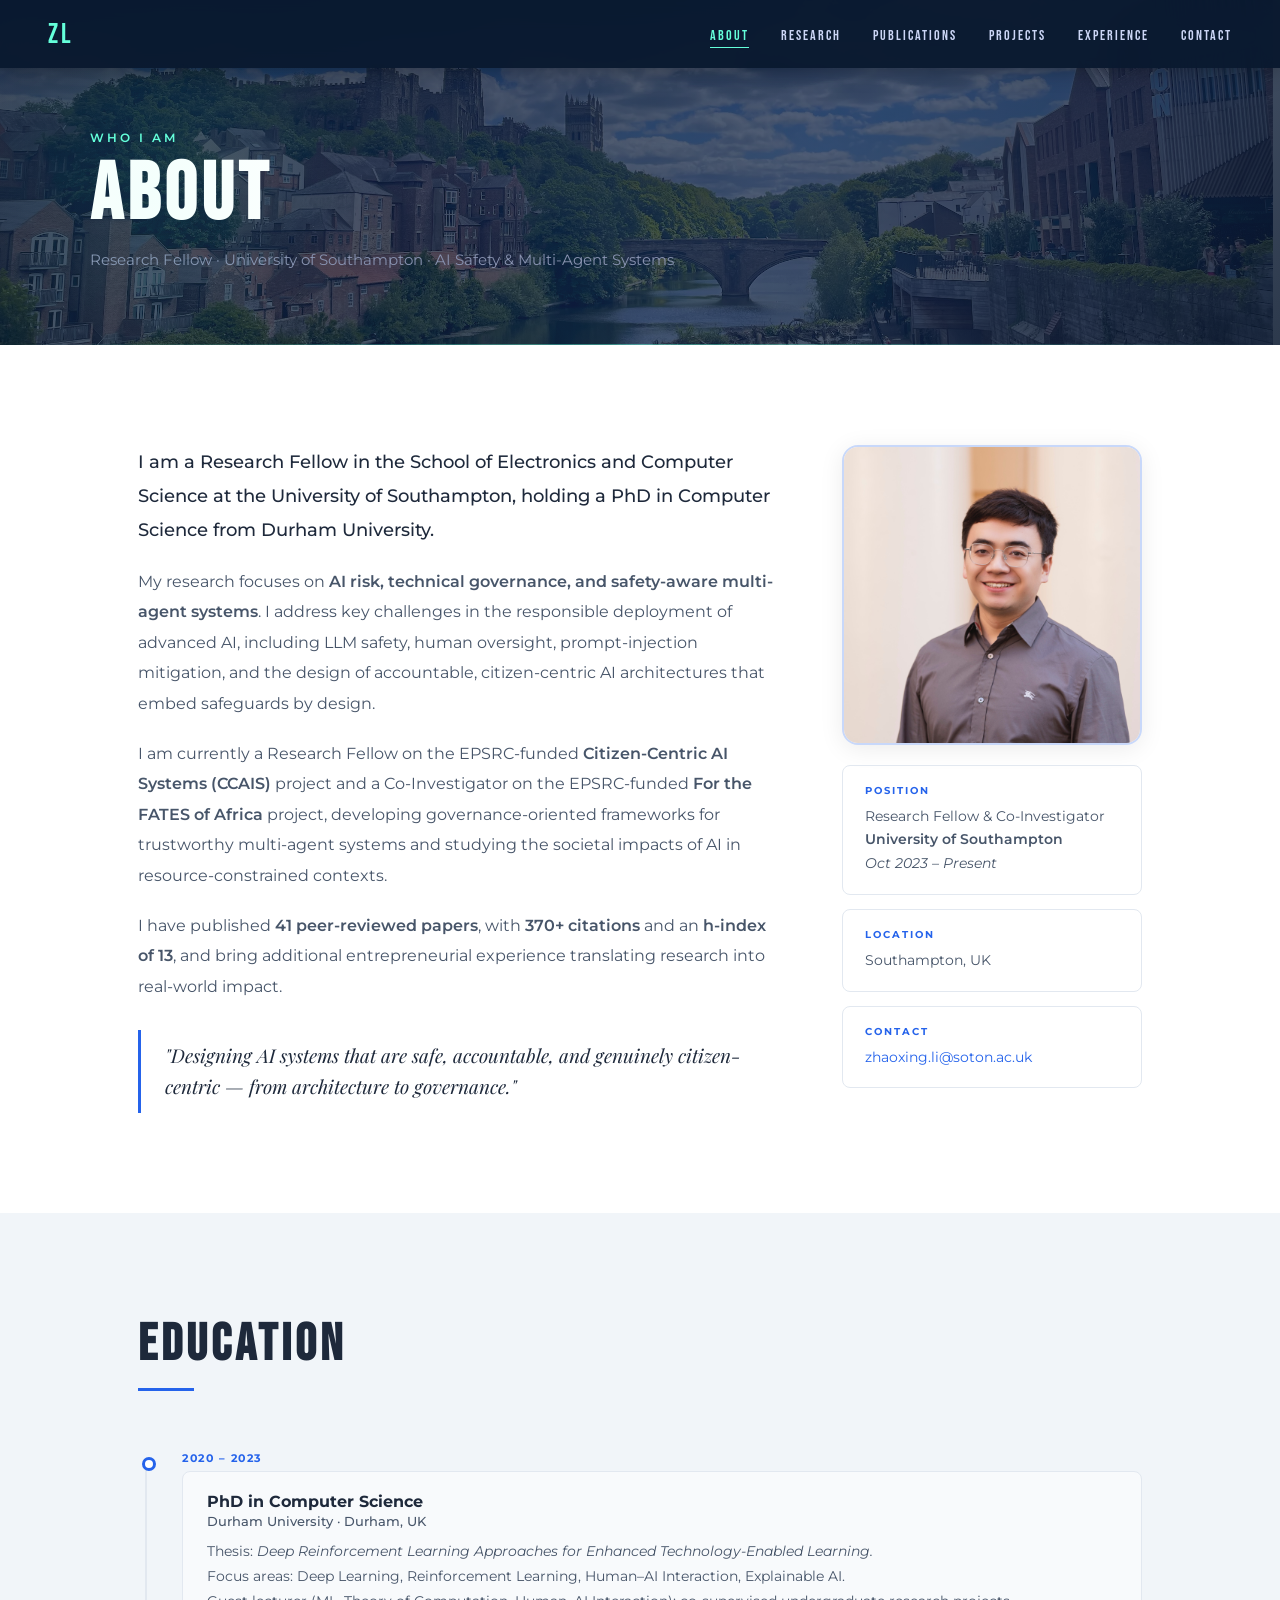
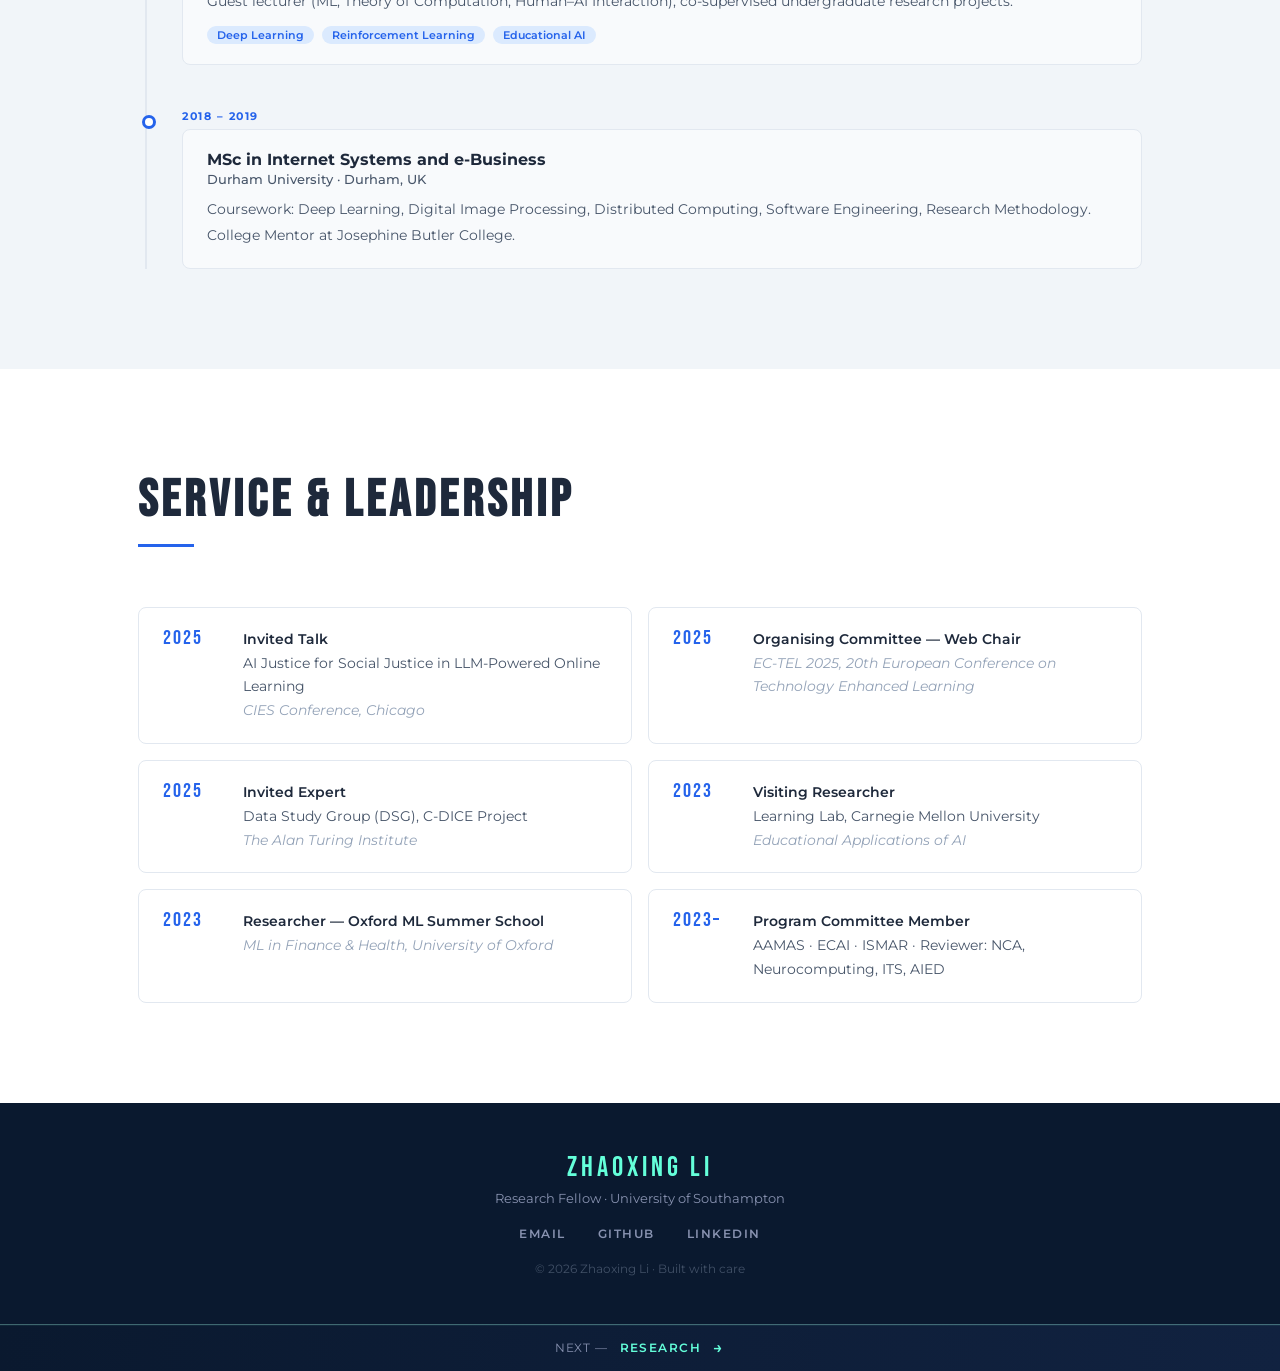
<file: about.html>
<!DOCTYPE html>
<html lang="en">
<head>
  <meta charset="UTF-8">
  <meta name="viewport" content="width=device-width, initial-scale=1.0">
  <title>About Zhaoxing Li | AI Safety Researcher · University of Southampton</title>
  <meta name="description" content="About Zhaoxing Li — Research Fellow at the University of Southampton specialising in AI safety, technical governance, and citizen-centric multi-agent systems.">
  <meta name="author" content="Zhaoxing Li">
  <meta name="robots" content="index, follow">
  <link rel="canonical" href="https://zhaoxing-li.github.io/about.html">
  <link rel="icon" type="image/svg+xml" href="/favicon.svg">
  <meta property="og:type" content="profile">
  <meta property="og:site_name" content="Zhaoxing Li">
  <meta property="og:title" content="About Zhaoxing Li | AI Safety Researcher">
  <meta property="og:description" content="Research Fellow at the University of Southampton specialising in AI safety, technical governance, and citizen-centric multi-agent systems.">
  <meta property="og:url" content="https://zhaoxing-li.github.io/about.html">
  <meta property="og:image" content="https://zhaoxing-li.github.io/assets/images/profile.jpg">
  <meta property="og:locale" content="en_GB">
  <meta name="twitter:card" content="summary_large_image">
  <meta name="twitter:title" content="About Zhaoxing Li | AI Safety Researcher">
  <meta name="twitter:description" content="Research Fellow at the University of Southampton specialising in AI safety and multi-agent systems.">
  <meta name="twitter:image" content="https://zhaoxing-li.github.io/assets/images/profile.jpg">
  <link rel="preconnect" href="https://fonts.googleapis.com">
  <link rel="preconnect" href="https://fonts.gstatic.com" crossorigin>
  <link href="https://fonts.googleapis.com/css2?family=Bebas+Neue&family=Montserrat:ital,wght@0,300;0,400;0,500;0,600;0,700;1,400&family=Playfair+Display:ital,wght@0,400;0,600;1,400&display=swap" rel="stylesheet">
  <link rel="stylesheet" href="style.css">
</head>
<body>

  <nav id="navbar" class="scrolled">
    <a href="index.html" class="nav-brand">ZL</a>
    <ul class="nav-links" id="nav-links">
      <li><a href="about.html">ABOUT</a></li>
      <li><a href="research.html">RESEARCH</a></li>
      <li><a href="publications.html">PUBLICATIONS</a></li>
      <li><a href="projects.html">PROJECTS</a></li>
      <li><a href="experience.html">EXPERIENCE</a></li>
      <li><a href="contact.html">CONTACT</a></li>
    </ul>
    <button class="hamburger" id="hamburger" aria-label="Menu">
      <span></span><span></span><span></span>
    </button>
  </nav>

  <div class="page-hero ph-about">
    <div class="page-hero-inner">
      <p class="page-hero-label">Who I am</p>
      <h1 class="page-hero-title">ABOUT</h1>
      <p class="page-hero-sub">Research Fellow · University of Southampton · AI Safety & Multi-Agent Systems</p>
    </div>
  </div>

  <!-- Bio -->
  <section class="section-white">
    <div class="container">
      <div class="about-grid">
        <div class="about-main reveal">
          <p class="about-lead">I am a Research Fellow in the School of Electronics and Computer Science at the University of Southampton, holding a PhD in Computer Science from Durham University.</p>
          <p>My research focuses on <strong>AI risk, technical governance, and safety-aware multi-agent systems</strong>. I address key challenges in the responsible deployment of advanced AI, including LLM safety, human oversight, prompt-injection mitigation, and the design of accountable, citizen-centric AI architectures that embed safeguards by design.</p>
          <p>I am currently a Research Fellow on the EPSRC-funded <strong>Citizen-Centric AI Systems (CCAIS)</strong> project and a Co-Investigator on the EPSRC-funded <strong>For the FATES of Africa</strong> project, developing governance-oriented frameworks for trustworthy multi-agent systems and studying the societal impacts of AI in resource-constrained contexts.</p>
          <p>I have published <strong>41 peer-reviewed papers</strong>, with <strong>370+ citations</strong> and an <strong>h-index of 13</strong>, and bring additional entrepreneurial experience translating research into real-world impact.</p>
          <blockquote class="pull-quote">"Designing AI systems that are safe, accountable, and genuinely citizen-centric — from architecture to governance."</blockquote>
        </div>
        <div class="about-sidebar reveal">
          <div class="about-photo-sm">
            <img src="assets/images/profile.jpg" alt="Zhaoxing Li">
          </div>
          <div class="info-card">
            <div class="info-card-label">POSITION</div>
            <p>Research Fellow & Co-Investigator<br><strong>University of Southampton</strong><br><em>Oct 2023 – Present</em></p>
          </div>
          <div class="info-card">
            <div class="info-card-label">LOCATION</div>
            <p>Southampton, UK</p>
          </div>
          <div class="info-card">
            <div class="info-card-label">CONTACT</div>
            <p><a href="mailto:zhaoxing.li@soton.ac.uk" style="color:var(--blue)">zhaoxing.li@soton.ac.uk</a></p>
          </div>
        </div>
      </div>
    </div>
  </section>

  <!-- Education -->
  <section class="section-light-gray">
    <div class="container">
      <h2 class="section-heading reveal">EDUCATION</h2>
      <div class="timeline">
        <div class="tl-item reveal" style="--delay:0ms">
          <div class="tl-dot"></div>
          <div class="tl-date">2020 – 2023</div>
          <div class="tl-body">
            <h3>PhD in Computer Science</h3>
            <h4>Durham University · Durham, UK</h4>
            <p>Thesis: <em>Deep Reinforcement Learning Approaches for Enhanced Technology-Enabled Learning.</em><br>Focus areas: Deep Learning, Reinforcement Learning, Human–AI Interaction, Explainable AI.<br>Guest lecturer (ML, Theory of Computation, Human–AI Interaction); co-supervised undergraduate research projects.</p>
            <div class="tl-tags"><span>Deep Learning</span><span>Reinforcement Learning</span><span>Educational AI</span></div>
          </div>
        </div>
        <div class="tl-item reveal" style="--delay:100ms">
          <div class="tl-dot"></div>
          <div class="tl-date">2018 – 2019</div>
          <div class="tl-body">
            <h3>MSc in Internet Systems and e-Business</h3>
            <h4>Durham University · Durham, UK</h4>
            <p>Coursework: Deep Learning, Digital Image Processing, Distributed Computing, Software Engineering, Research Methodology.<br>College Mentor at Josephine Butler College.</p>
          </div>
        </div>

      </div>
    </div>
  </section>

  <!-- Service -->
  <section class="section-white">
    <div class="container">
      <h2 class="section-heading reveal">SERVICE & LEADERSHIP</h2>
      <div class="awards-grid">
        <div class="award-card reveal" style="--delay:0ms">
          <span class="award-year" style="font-size:20px;min-width:60px">2025</span>
          <div class="award-info"><strong>Invited Talk</strong><br>AI Justice for Social Justice in LLM-Powered Online Learning<br><em>CIES Conference, Chicago</em></div>
        </div>
        <div class="award-card reveal" style="--delay:50ms">
          <span class="award-year" style="font-size:20px;min-width:60px">2025</span>
          <div class="award-info"><strong>Organising Committee — Web Chair</strong><br><em>EC-TEL 2025, 20th European Conference on Technology Enhanced Learning</em></div>
        </div>
        <div class="award-card reveal" style="--delay:100ms">
          <span class="award-year" style="font-size:20px;min-width:60px">2025</span>
          <div class="award-info"><strong>Invited Expert</strong><br>Data Study Group (DSG), C-DICE Project<br><em>The Alan Turing Institute</em></div>
        </div>
        <div class="award-card reveal" style="--delay:150ms">
          <span class="award-year" style="font-size:20px;min-width:60px">2023</span>
          <div class="award-info"><strong>Visiting Researcher</strong><br>Learning Lab, Carnegie Mellon University<br><em>Educational Applications of AI</em></div>
        </div>
        <div class="award-card reveal" style="--delay:200ms">
          <span class="award-year" style="font-size:20px;min-width:60px">2023</span>
          <div class="award-info"><strong>Researcher — Oxford ML Summer School</strong><br><em>ML in Finance & Health, University of Oxford</em></div>
        </div>
        <div class="award-card reveal" style="--delay:250ms">
          <span class="award-year" style="font-size:20px;min-width:60px">2023–</span>
          <div class="award-info"><strong>Program Committee Member</strong><br>AAMAS · ECAI · ISMAR · Reviewer: NCA, Neurocomputing, ITS, AIED</div>
        </div>
      </div>
    </div>
  </section>

  <footer>
    <div class="footer-inner">
      <p class="footer-name">ZHAOXING LI</p>
      <p class="footer-role">Research Fellow · University of Southampton</p>
      <div class="footer-links">
        <a href="mailto:zhaoxing.li@soton.ac.uk">Email</a>
        <a href="https://github.com/Zhaoxing-Li" target="_blank">GitHub</a>
        <a href="https://linkedin.com/in/zhaoxing-li-194032170" target="_blank">LinkedIn</a>
      </div>
      <p class="footer-copy">© 2026 Zhaoxing Li · Built with care</p>
    </div>
  </footer>

  <script src="script.js"></script>
</body>
</html>
</file>
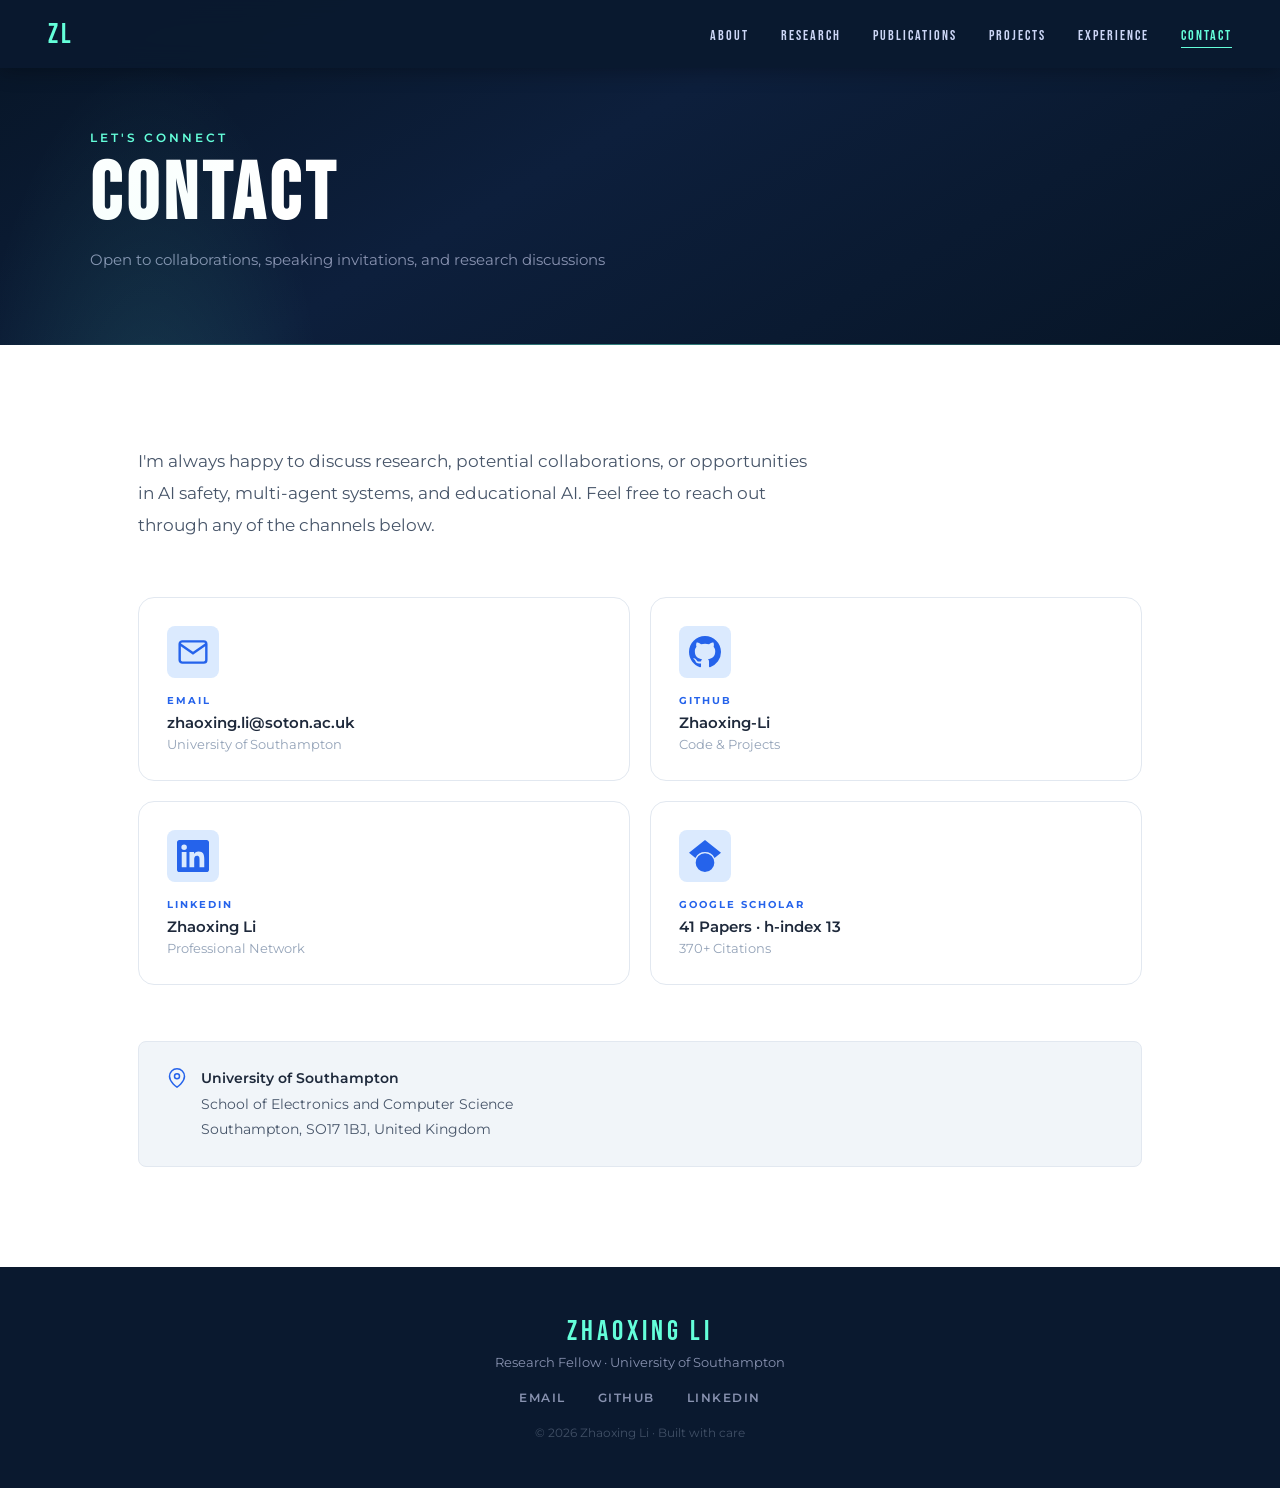
<file: contact.html>
<!DOCTYPE html>
<html lang="en">
<head>
  <meta charset="UTF-8">
  <meta name="viewport" content="width=device-width, initial-scale=1.0">
  <title>Contact | Zhaoxing Li · Research Fellow</title>
  <meta name="description" content="Get in touch with Zhaoxing Li — Research Fellow at the University of Southampton. Email, Google Scholar, LinkedIn, and GitHub.">
  <meta name="author" content="Zhaoxing Li">
  <meta name="robots" content="index, follow">
  <link rel="canonical" href="https://zhaoxing-li.github.io/contact.html">
  <link rel="icon" type="image/svg+xml" href="/favicon.svg">
  <meta property="og:type" content="website">
  <meta property="og:site_name" content="Zhaoxing Li">
  <meta property="og:title" content="Contact | Zhaoxing Li">
  <meta property="og:description" content="Get in touch with Zhaoxing Li — Research Fellow at the University of Southampton.">
  <meta property="og:url" content="https://zhaoxing-li.github.io/contact.html">
  <meta property="og:image" content="https://zhaoxing-li.github.io/assets/images/profile.jpg">
  <meta property="og:locale" content="en_GB">
  <meta name="twitter:card" content="summary_large_image">
  <meta name="twitter:title" content="Contact | Zhaoxing Li">
  <meta name="twitter:description" content="Get in touch with Zhaoxing Li — Research Fellow at the University of Southampton.">
  <meta name="twitter:image" content="https://zhaoxing-li.github.io/assets/images/profile.jpg">
  <link rel="preconnect" href="https://fonts.googleapis.com">
  <link rel="preconnect" href="https://fonts.gstatic.com" crossorigin>
  <link href="https://fonts.googleapis.com/css2?family=Bebas+Neue&family=Montserrat:ital,wght@0,300;0,400;0,500;0,600;0,700;1,400&family=Playfair+Display:ital,wght@0,400;0,600;1,400&display=swap" rel="stylesheet">
  <link rel="stylesheet" href="style.css">
</head>
<body>

  <nav id="navbar" class="scrolled">
    <a href="index.html" class="nav-brand">ZL</a>
    <ul class="nav-links" id="nav-links">
      <li><a href="about.html">ABOUT</a></li>
      <li><a href="research.html">RESEARCH</a></li>
      <li><a href="publications.html">PUBLICATIONS</a></li>
      <li><a href="projects.html">PROJECTS</a></li>
      <li><a href="experience.html">EXPERIENCE</a></li>
      <li><a href="contact.html">CONTACT</a></li>
    </ul>
    <button class="hamburger" id="hamburger" aria-label="Menu">
      <span></span><span></span><span></span>
    </button>
  </nav>

  <div class="page-hero ph-contact">
    <div class="page-hero-inner">
      <p class="page-hero-label">Let's connect</p>
      <h1 class="page-hero-title">CONTACT</h1>
      <p class="page-hero-sub">Open to collaborations, speaking invitations, and research discussions</p>
    </div>
  </div>

  <section class="section-white">
    <div class="container">
      <div class="contact-intro reveal">
        <p>I'm always happy to discuss research, potential collaborations, or opportunities in AI safety, multi-agent systems, and educational AI. Feel free to reach out through any of the channels below.</p>
      </div>

      <div class="contact-grid">

        <a href="mailto:zhaoxing.li@soton.ac.uk" class="contact-card reveal" style="--delay:0ms">
          <div class="contact-icon">
            <svg viewBox="0 0 24 24" fill="none" stroke="currentColor" stroke-width="1.8" width="32" height="32">
              <path d="M4 4h16c1.1 0 2 .9 2 2v12c0 1.1-.9 2-2 2H4c-1.1 0-2-.9-2-2V6c0-1.1.9-2 2-2z"/>
              <polyline points="22,6 12,13 2,6"/>
            </svg>
          </div>
          <div class="contact-label">EMAIL</div>
          <div class="contact-value">zhaoxing.li@soton.ac.uk</div>
          <div class="contact-sub">University of Southampton</div>
        </a>

        <a href="https://github.com/Zhaoxing-Li" target="_blank" class="contact-card reveal" style="--delay:100ms">
          <div class="contact-icon">
            <svg viewBox="0 0 24 24" fill="currentColor" width="32" height="32">
              <path d="M12 0C5.37 0 0 5.37 0 12c0 5.31 3.435 9.795 8.205 11.385.6.105.825-.255.825-.57 0-.285-.015-1.23-.015-2.235-3.015.555-3.795-.735-4.035-1.41-.135-.345-.72-1.41-1.23-1.695-.42-.225-1.02-.78-.015-.795.945-.015 1.62.87 1.845 1.23 1.08 1.815 2.805 1.305 3.495.99.105-.78.42-1.305.765-1.605-2.67-.3-5.46-1.335-5.46-5.925 0-1.305.465-2.385 1.23-3.225-.12-.3-.54-1.53.12-3.18 0 0 1.005-.315 3.3 1.23.96-.27 1.98-.405 3-.405s2.04.135 3 .405c2.295-1.56 3.3-1.23 3.3-1.23.66 1.65.24 2.88.12 3.18.765.84 1.23 1.905 1.23 3.225 0 4.605-2.805 5.625-5.475 5.925.435.375.81 1.095.81 2.22 0 1.605-.015 2.895-.015 3.3 0 .315.225.69.825.57A12.02 12.02 0 0024 12c0-6.63-5.37-12-12-12z"/>
            </svg>
          </div>
          <div class="contact-label">GITHUB</div>
          <div class="contact-value">Zhaoxing-Li</div>
          <div class="contact-sub">Code &amp; Projects</div>
        </a>

        <a href="https://linkedin.com/in/zhaoxing-li-194032170" target="_blank" class="contact-card reveal" style="--delay:200ms">
          <div class="contact-icon">
            <svg viewBox="0 0 24 24" fill="currentColor" width="32" height="32">
              <path d="M20.447 20.452h-3.554v-5.569c0-1.328-.027-3.037-1.852-3.037-1.853 0-2.136 1.445-2.136 2.939v5.667H9.351V9h3.414v1.561h.046c.477-.9 1.637-1.85 3.37-1.85 3.601 0 4.267 2.37 4.267 5.455v6.286zM5.337 7.433a2.062 2.062 0 01-2.063-2.065 2.064 2.064 0 112.063 2.065zm1.782 13.019H3.555V9h3.564v11.452zM22.225 0H1.771C.792 0 0 .774 0 1.729v20.542C0 23.227.792 24 1.771 24h20.451C23.2 24 24 23.227 24 22.271V1.729C24 .774 23.2 0 22.222 0h.003z"/>
            </svg>
          </div>
          <div class="contact-label">LINKEDIN</div>
          <div class="contact-value">Zhaoxing Li</div>
          <div class="contact-sub">Professional Network</div>
        </a>

        <a href="https://scholar.google.com/citations?user=2fqD3zUAAAAJ&hl=en" target="_blank" class="contact-card reveal" style="--delay:300ms">
          <div class="contact-icon">
            <svg viewBox="0 0 24 24" fill="currentColor" width="32" height="32">
              <path d="M12 24a7 7 0 110-14 7 7 0 010 14zm0-24L0 9.5l4.838 3.94A8 8 0 0112 9a8 8 0 017.162 4.44L24 9.5z"/>
            </svg>
          </div>
          <div class="contact-label">GOOGLE SCHOLAR</div>
          <div class="contact-value">41 Papers · h-index 13</div>
          <div class="contact-sub">370+ Citations</div>
        </a>

      </div>

      <div class="contact-location reveal">
        <div class="location-pin">
          <svg viewBox="0 0 24 24" fill="none" stroke="currentColor" stroke-width="1.8" width="20" height="20">
            <path d="M21 10c0 7-9 13-9 13s-9-6-9-13a9 9 0 0118 0z"/>
            <circle cx="12" cy="10" r="3"/>
          </svg>
        </div>
        <div class="location-text">
          <strong>University of Southampton</strong><br>
          School of Electronics and Computer Science<br>
          Southampton, SO17 1BJ, United Kingdom
        </div>
      </div>
    </div>
  </section>

  <footer>
    <div class="footer-inner">
      <p class="footer-name">ZHAOXING LI</p>
      <p class="footer-role">Research Fellow · University of Southampton</p>
      <div class="footer-links">
        <a href="mailto:zhaoxing.li@soton.ac.uk">Email</a>
        <a href="https://github.com/Zhaoxing-Li" target="_blank">GitHub</a>
        <a href="https://linkedin.com/in/zhaoxing-li-194032170" target="_blank">LinkedIn</a>
      </div>
      <p class="footer-copy">© 2026 Zhaoxing Li · Built with care</p>
    </div>
  </footer>
  <script src="script.js"></script>
</body>
</html>
</file>
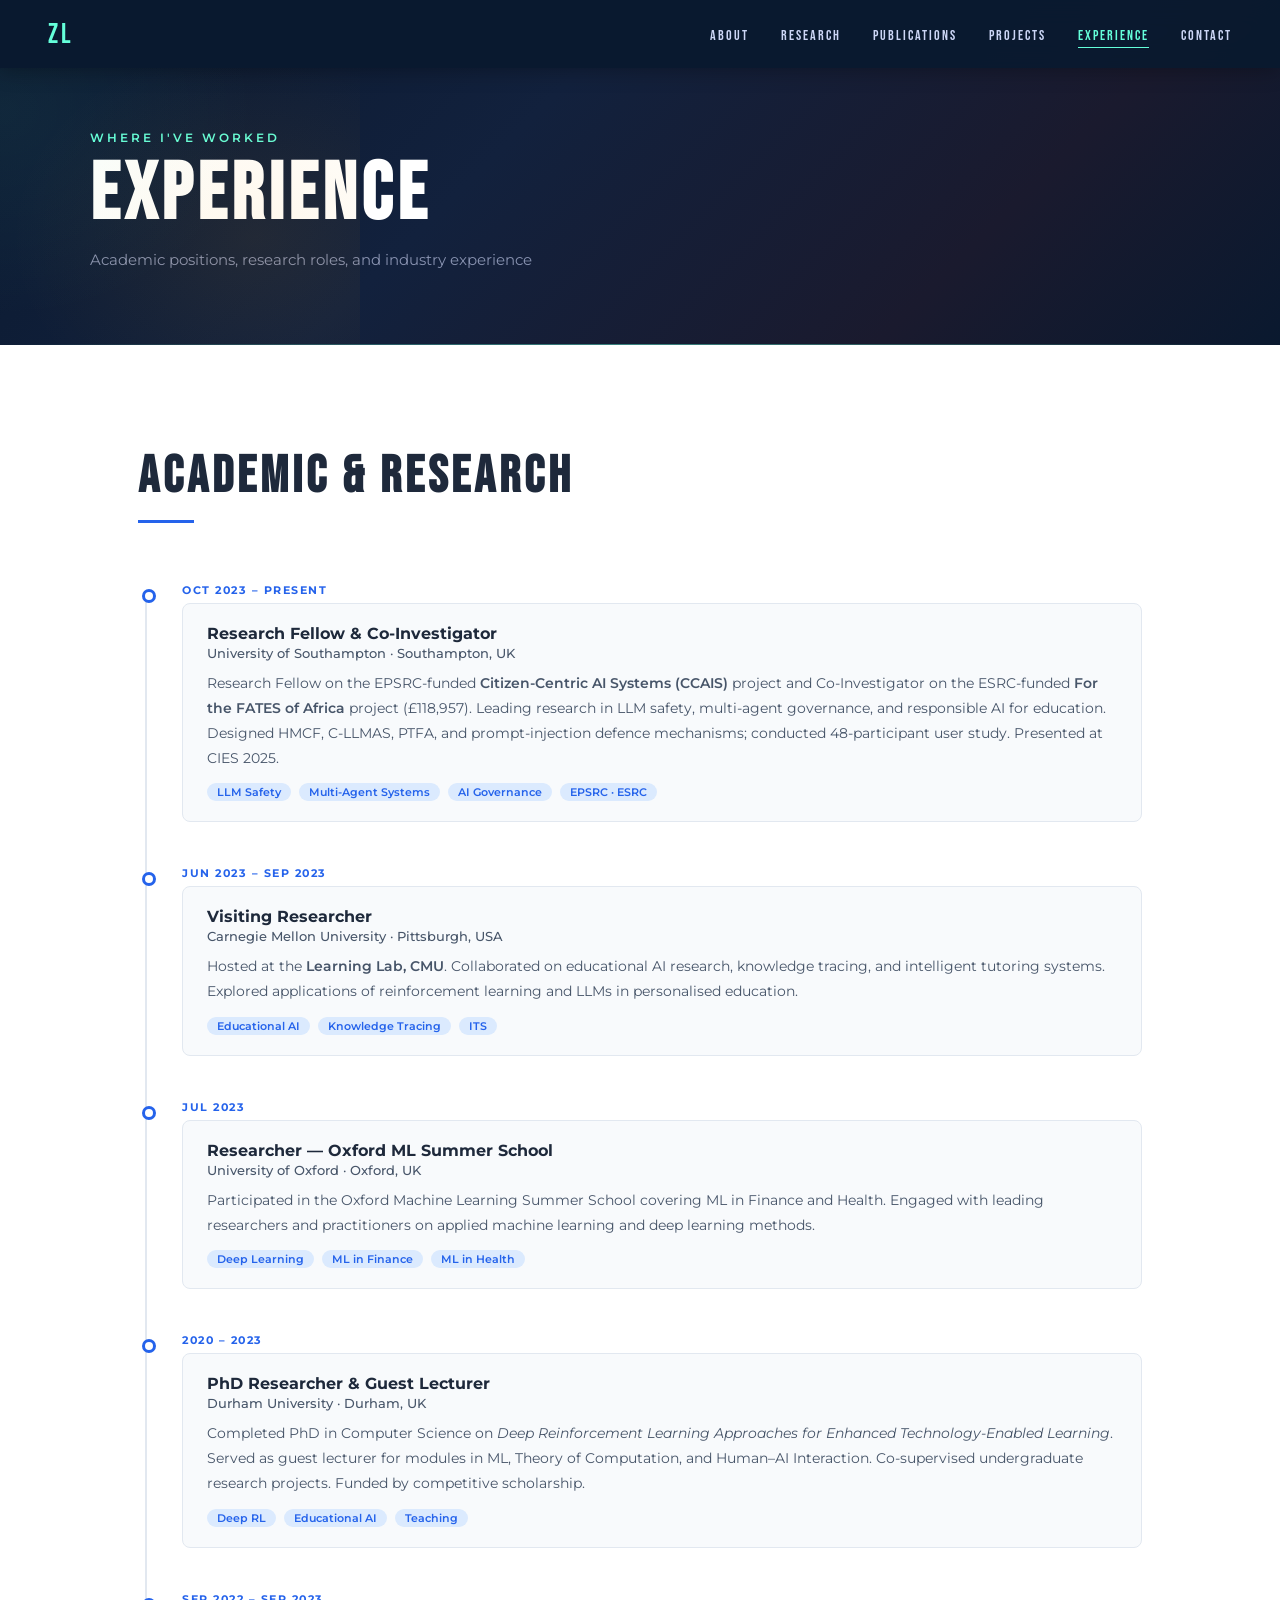
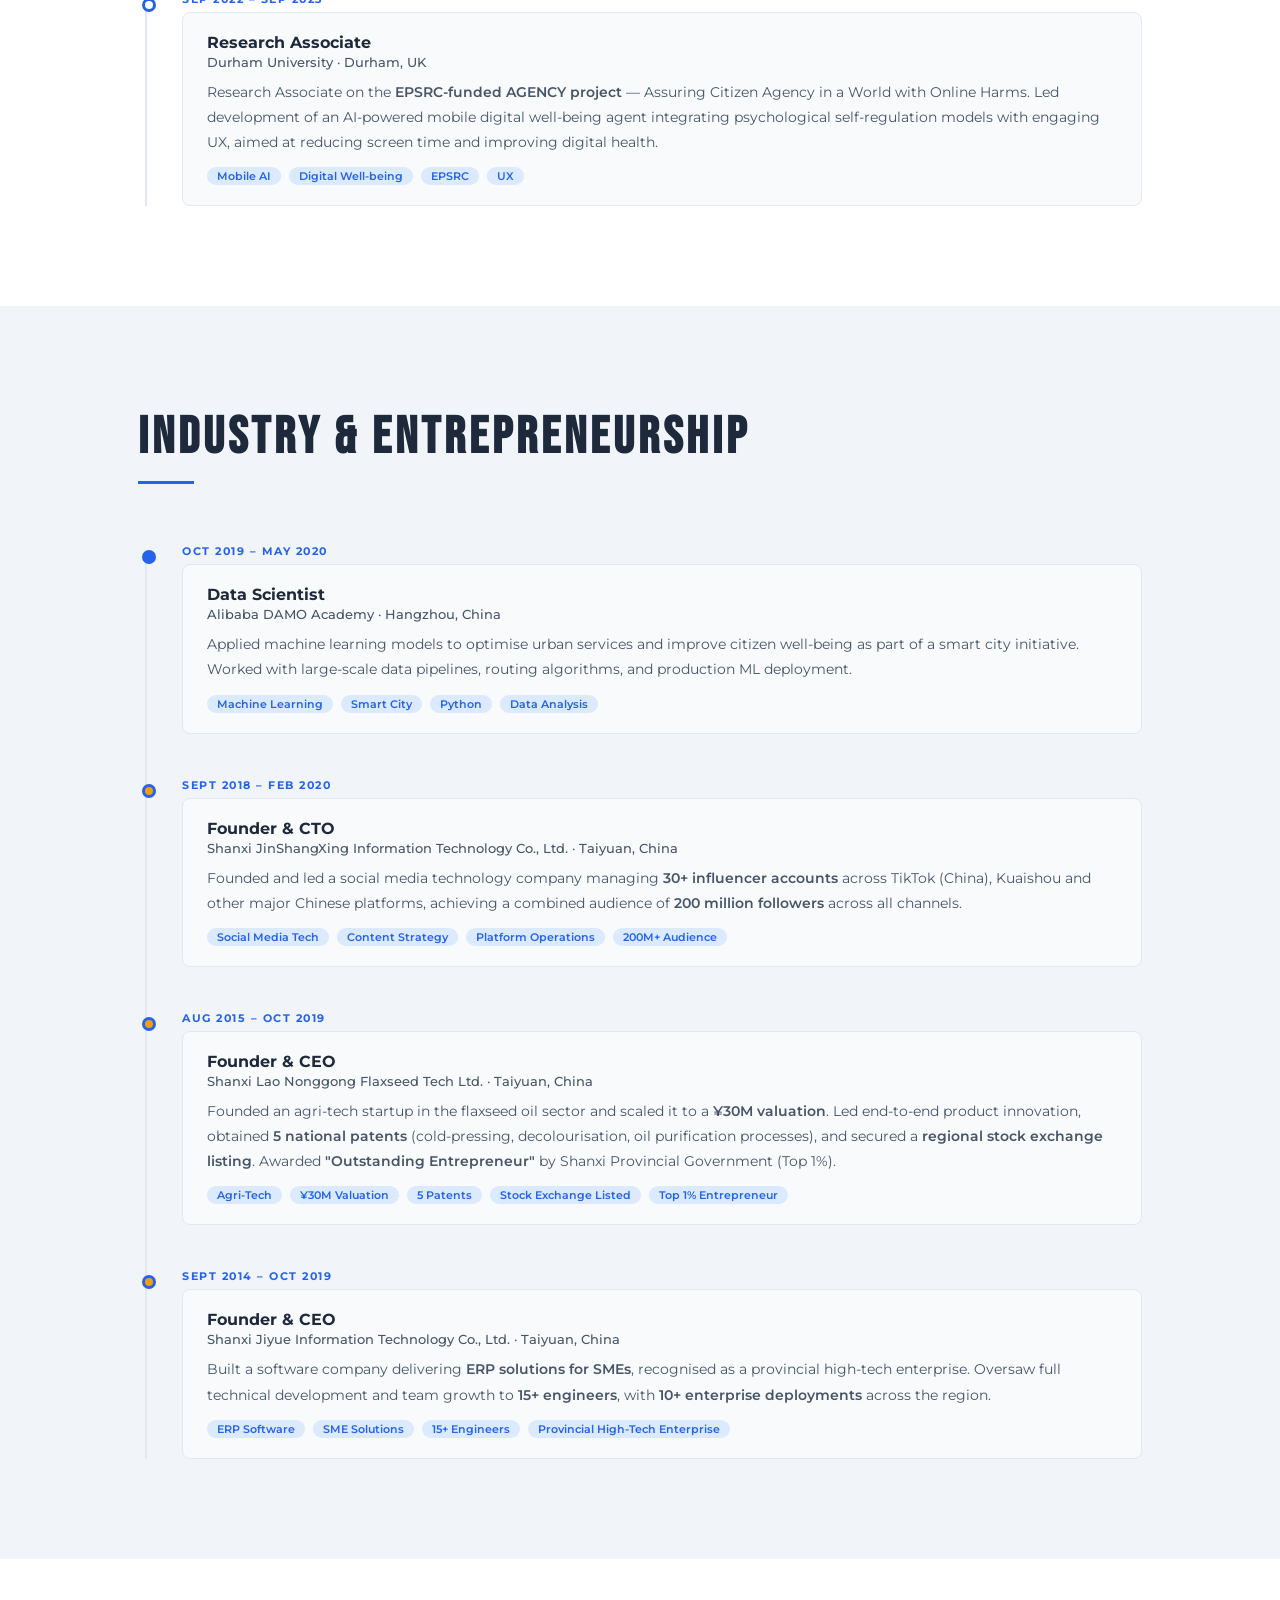
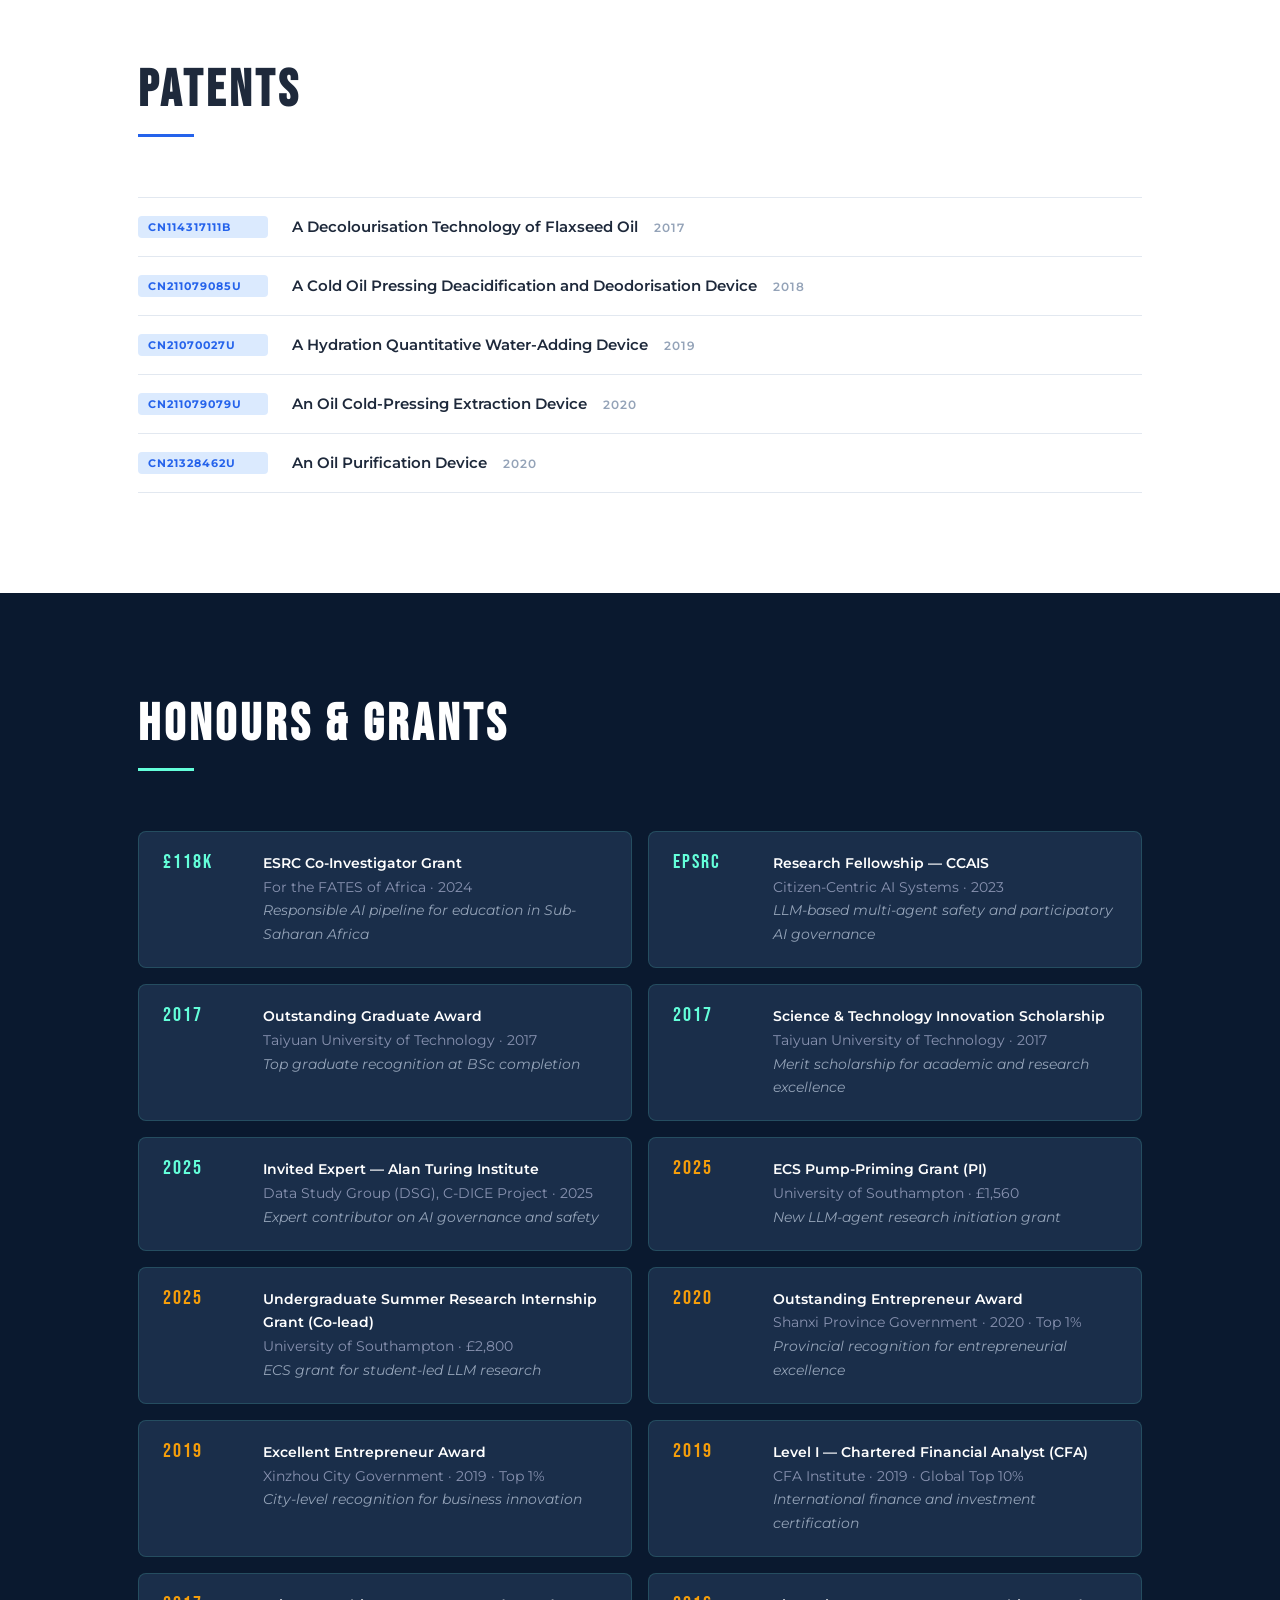
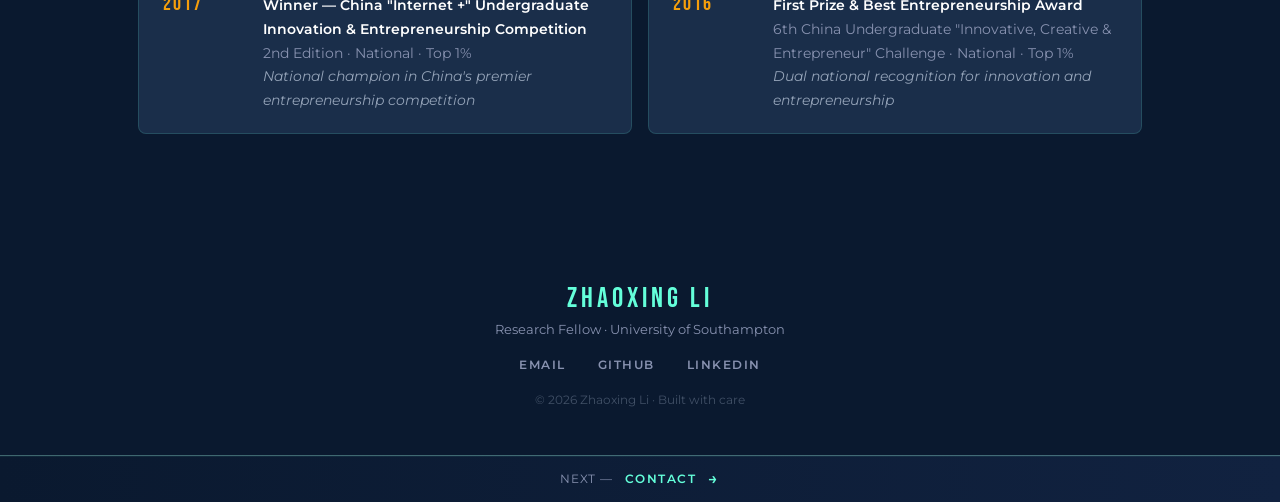
<file: experience.html>
<!DOCTYPE html>
<html lang="en">
<head>
  <meta charset="UTF-8">
  <meta name="viewport" content="width=device-width, initial-scale=1.0">
  <title>Experience | Zhaoxing Li · Research Fellow</title>
  <meta name="description" content="Professional and academic experience of Zhaoxing Li — Research Fellow at the University of Southampton, with research and entrepreneurial work in AI.">
  <meta name="author" content="Zhaoxing Li">
  <meta name="robots" content="index, follow">
  <link rel="canonical" href="https://zhaoxing-li.github.io/experience.html">
  <link rel="icon" type="image/svg+xml" href="/favicon.svg">
  <meta property="og:type" content="website">
  <meta property="og:site_name" content="Zhaoxing Li">
  <meta property="og:title" content="Experience | Zhaoxing Li">
  <meta property="og:description" content="Research Fellow at the University of Southampton, with research and entrepreneurial work in AI.">
  <meta property="og:url" content="https://zhaoxing-li.github.io/experience.html">
  <meta property="og:image" content="https://zhaoxing-li.github.io/assets/images/profile.jpg">
  <meta property="og:locale" content="en_GB">
  <meta name="twitter:card" content="summary_large_image">
  <meta name="twitter:title" content="Experience | Zhaoxing Li">
  <meta name="twitter:description" content="Research Fellow at the University of Southampton.">
  <meta name="twitter:image" content="https://zhaoxing-li.github.io/assets/images/profile.jpg">
  <link rel="preconnect" href="https://fonts.googleapis.com">
  <link rel="preconnect" href="https://fonts.gstatic.com" crossorigin>
  <link href="https://fonts.googleapis.com/css2?family=Bebas+Neue&family=Montserrat:ital,wght@0,300;0,400;0,500;0,600;0,700;1,400&family=Playfair+Display:ital,wght@0,400;0,600;1,400&display=swap" rel="stylesheet">
  <link rel="stylesheet" href="style.css">
</head>
<body>

  <nav id="navbar" class="scrolled">
    <a href="index.html" class="nav-brand">ZL</a>
    <ul class="nav-links" id="nav-links">
      <li><a href="about.html">ABOUT</a></li>
      <li><a href="research.html">RESEARCH</a></li>
      <li><a href="publications.html">PUBLICATIONS</a></li>
      <li><a href="projects.html">PROJECTS</a></li>
      <li><a href="experience.html">EXPERIENCE</a></li>
      <li><a href="contact.html">CONTACT</a></li>
    </ul>
    <button class="hamburger" id="hamburger" aria-label="Menu">
      <span></span><span></span><span></span>
    </button>
  </nav>

  <div class="page-hero ph-experience">
    <div class="page-hero-inner">
      <p class="page-hero-label">Where I've worked</p>
      <h1 class="page-hero-title">EXPERIENCE</h1>
      <p class="page-hero-sub">Academic positions, research roles, and industry experience</p>
    </div>
  </div>

  <!-- Academic & Research Experience -->
  <section class="section-white">
    <div class="container">
      <h2 class="section-heading reveal">ACADEMIC & RESEARCH</h2>
      <div class="timeline">

        <div class="tl-item reveal" style="--delay:0ms">
          <div class="tl-dot"></div>
          <div class="tl-date">Oct 2023 – Present</div>
          <div class="tl-body">
            <h3>Research Fellow &amp; Co-Investigator</h3>
            <h4>University of Southampton · Southampton, UK</h4>
            <p>Research Fellow on the EPSRC-funded <strong>Citizen-Centric AI Systems (CCAIS)</strong> project and Co-Investigator on the ESRC-funded <strong>For the FATES of Africa</strong> project (£118,957). Leading research in LLM safety, multi-agent governance, and responsible AI for education. Designed HMCF, C-LLMAS, PTFA, and prompt-injection defence mechanisms; conducted 48-participant user study. Presented at CIES 2025.</p>
            <div class="tl-tags"><span>LLM Safety</span><span>Multi-Agent Systems</span><span>AI Governance</span><span>EPSRC · ESRC</span></div>
          </div>
        </div>

        <div class="tl-item reveal" style="--delay:100ms">
          <div class="tl-dot"></div>
          <div class="tl-date">Jun 2023 – Sep 2023</div>
          <div class="tl-body">
            <h3>Visiting Researcher</h3>
            <h4>Carnegie Mellon University · Pittsburgh, USA</h4>
            <p>Hosted at the <strong>Learning Lab, CMU</strong>. Collaborated on educational AI research, knowledge tracing, and intelligent tutoring systems. Explored applications of reinforcement learning and LLMs in personalised education.</p>
            <div class="tl-tags"><span>Educational AI</span><span>Knowledge Tracing</span><span>ITS</span></div>
          </div>
        </div>

        <div class="tl-item reveal" style="--delay:200ms">
          <div class="tl-dot"></div>
          <div class="tl-date">Jul 2023</div>
          <div class="tl-body">
            <h3>Researcher — Oxford ML Summer School</h3>
            <h4>University of Oxford · Oxford, UK</h4>
            <p>Participated in the Oxford Machine Learning Summer School covering ML in Finance and Health. Engaged with leading researchers and practitioners on applied machine learning and deep learning methods.</p>
            <div class="tl-tags"><span>Deep Learning</span><span>ML in Finance</span><span>ML in Health</span></div>
          </div>
        </div>

        <div class="tl-item reveal" style="--delay:300ms">
          <div class="tl-dot"></div>
          <div class="tl-date">2020 – 2023</div>
          <div class="tl-body">
            <h3>PhD Researcher &amp; Guest Lecturer</h3>
            <h4>Durham University · Durham, UK</h4>
            <p>Completed PhD in Computer Science on <em>Deep Reinforcement Learning Approaches for Enhanced Technology-Enabled Learning</em>. Served as guest lecturer for modules in ML, Theory of Computation, and Human–AI Interaction. Co-supervised undergraduate research projects. Funded by competitive scholarship.</p>
            <div class="tl-tags"><span>Deep RL</span><span>Educational AI</span><span>Teaching</span></div>
          </div>
        </div>

        <div class="tl-item reveal" style="--delay:400ms">
          <div class="tl-dot"></div>
          <div class="tl-date">Sep 2022 – Sep 2023</div>
          <div class="tl-body">
            <h3>Research Associate</h3>
            <h4>Durham University · Durham, UK</h4>
            <p>Research Associate on the <strong>EPSRC-funded AGENCY project</strong> — Assuring Citizen Agency in a World with Online Harms. Led development of an AI-powered mobile digital well-being agent integrating psychological self-regulation models with engaging UX, aimed at reducing screen time and improving digital health.</p>
            <div class="tl-tags"><span>Mobile AI</span><span>Digital Well-being</span><span>EPSRC</span><span>UX</span></div>
          </div>
        </div>

      </div>
    </div>
  </section>

  <!-- Industry Experience -->
  <section class="section-light-gray">
    <div class="container">
      <h2 class="section-heading reveal">INDUSTRY &amp; ENTREPRENEURSHIP</h2>
      <div class="timeline">

        <div class="tl-item reveal" style="--delay:0ms">
          <div class="tl-dot" style="background:var(--blue)"></div>
          <div class="tl-date">Oct 2019 – May 2020</div>
          <div class="tl-body">
            <h3>Data Scientist</h3>
            <h4>Alibaba DAMO Academy · Hangzhou, China</h4>
            <p>Applied machine learning models to optimise urban services and improve citizen well-being as part of a smart city initiative. Worked with large-scale data pipelines, routing algorithms, and production ML deployment.</p>
            <div class="tl-tags"><span>Machine Learning</span><span>Smart City</span><span>Python</span><span>Data Analysis</span></div>
          </div>
        </div>

        <div class="tl-item reveal" style="--delay:100ms">
          <div class="tl-dot" style="background:#f59e0b"></div>
          <div class="tl-date">Sept 2018 – Feb 2020</div>
          <div class="tl-body">
            <h3>Founder &amp; CTO</h3>
            <h4>Shanxi JinShangXing Information Technology Co., Ltd. · Taiyuan, China</h4>
            <p>Founded and led a social media technology company managing <strong>30+ influencer accounts</strong> across TikTok (China), Kuaishou and other major Chinese platforms, achieving a combined audience of <strong>200 million followers</strong> across all channels.</p>
            <div class="tl-tags"><span>Social Media Tech</span><span>Content Strategy</span><span>Platform Operations</span><span>200M+ Audience</span></div>
          </div>
        </div>

        <div class="tl-item reveal" style="--delay:200ms">
          <div class="tl-dot" style="background:#f59e0b"></div>
          <div class="tl-date">Aug 2015 – Oct 2019</div>
          <div class="tl-body">
            <h3>Founder &amp; CEO</h3>
            <h4>Shanxi Lao Nonggong Flaxseed Tech Ltd. · Taiyuan, China</h4>
            <p>Founded an agri-tech startup in the flaxseed oil sector and scaled it to a <strong>¥30M valuation</strong>. Led end-to-end product innovation, obtained <strong>5 national patents</strong> (cold-pressing, decolourisation, oil purification processes), and secured a <strong>regional stock exchange listing</strong>. Awarded <strong>"Outstanding Entrepreneur"</strong> by Shanxi Provincial Government (Top 1%).</p>
            <div class="tl-tags"><span>Agri-Tech</span><span>¥30M Valuation</span><span>5 Patents</span><span>Stock Exchange Listed</span><span>Top 1% Entrepreneur</span></div>
          </div>
        </div>

        <div class="tl-item reveal" style="--delay:300ms">
          <div class="tl-dot" style="background:#f59e0b"></div>
          <div class="tl-date">Sept 2014 – Oct 2019</div>
          <div class="tl-body">
            <h3>Founder &amp; CEO</h3>
            <h4>Shanxi Jiyue Information Technology Co., Ltd. · Taiyuan, China</h4>
            <p>Built a software company delivering <strong>ERP solutions for SMEs</strong>, recognised as a provincial high-tech enterprise. Oversaw full technical development and team growth to <strong>15+ engineers</strong>, with <strong>10+ enterprise deployments</strong> across the region.</p>
            <div class="tl-tags"><span>ERP Software</span><span>SME Solutions</span><span>15+ Engineers</span><span>Provincial High-Tech Enterprise</span></div>
          </div>
        </div>

      </div>
    </div>
  </section>

  <!-- Patents -->
  <section class="section-white">
    <div class="container">
      <h2 class="section-heading reveal">PATENTS</h2>
      <div class="patents-list">

        <div class="patent-item reveal" style="--delay:0ms">
          <div class="patent-num">CN114317111B</div>
          <div class="patent-body">
            <strong>A Decolourisation Technology of Flaxseed Oil</strong>
            <span class="patent-year">2017</span>
          </div>
        </div>

        <div class="patent-item reveal" style="--delay:60ms">
          <div class="patent-num">CN211079085U</div>
          <div class="patent-body">
            <strong>A Cold Oil Pressing Deacidification and Deodorisation Device</strong>
            <span class="patent-year">2018</span>
          </div>
        </div>

        <div class="patent-item reveal" style="--delay:120ms">
          <div class="patent-num">CN21070027U</div>
          <div class="patent-body">
            <strong>A Hydration Quantitative Water-Adding Device</strong>
            <span class="patent-year">2019</span>
          </div>
        </div>

        <div class="patent-item reveal" style="--delay:180ms">
          <div class="patent-num">CN211079079U</div>
          <div class="patent-body">
            <strong>An Oil Cold-Pressing Extraction Device</strong>
            <span class="patent-year">2020</span>
          </div>
        </div>

        <div class="patent-item reveal" style="--delay:240ms">
          <div class="patent-num">CN21328462U</div>
          <div class="patent-body">
            <strong>An Oil Purification Device</strong>
            <span class="patent-year">2020</span>
          </div>
        </div>

      </div>
    </div>
  </section>

  <!-- Honours & Grants -->
  <section class="section-navy">
    <div class="container">
      <h2 class="section-heading light reveal">HONOURS &amp; GRANTS</h2>
      <div class="awards-grid">

        <div class="award-card reveal" style="--delay:0ms;background:var(--navy-card);border-color:rgba(100,255,218,0.15)">
          <span class="award-year" style="color:var(--teal);font-size:20px;min-width:80px">£118k</span>
          <div class="award-info" style="color:var(--text-muted)">
            <strong style="color:var(--white)">ESRC Co-Investigator Grant</strong><br>
            For the FATES of Africa · 2024<br>
            <em>Responsible AI pipeline for education in Sub-Saharan Africa</em>
          </div>
        </div>

        <div class="award-card reveal" style="--delay:50ms;background:var(--navy-card);border-color:rgba(100,255,218,0.15)">
          <span class="award-year" style="color:var(--teal);font-size:20px;min-width:80px">EPSRC</span>
          <div class="award-info" style="color:var(--text-muted)">
            <strong style="color:var(--white)">Research Fellowship — CCAIS</strong><br>
            Citizen-Centric AI Systems · 2023<br>
            <em>LLM-based multi-agent safety and participatory AI governance</em>
          </div>
        </div>


        <div class="award-card reveal" style="--delay:150ms;background:var(--navy-card);border-color:rgba(100,255,218,0.15)">
          <span class="award-year" style="color:var(--teal);font-size:20px;min-width:80px">2017</span>
          <div class="award-info" style="color:var(--text-muted)">
            <strong style="color:var(--white)">Outstanding Graduate Award</strong><br>
            Taiyuan University of Technology · 2017<br>
            <em>Top graduate recognition at BSc completion</em>
          </div>
        </div>

        <div class="award-card reveal" style="--delay:200ms;background:var(--navy-card);border-color:rgba(100,255,218,0.15)">
          <span class="award-year" style="color:var(--teal);font-size:20px;min-width:80px">2017</span>
          <div class="award-info" style="color:var(--text-muted)">
            <strong style="color:var(--white)">Science &amp; Technology Innovation Scholarship</strong><br>
            Taiyuan University of Technology · 2017<br>
            <em>Merit scholarship for academic and research excellence</em>
          </div>
        </div>

        <div class="award-card reveal" style="--delay:250ms;background:var(--navy-card);border-color:rgba(100,255,218,0.15)">
          <span class="award-year" style="color:var(--teal);font-size:20px;min-width:80px">2025</span>
          <div class="award-info" style="color:var(--text-muted)">
            <strong style="color:var(--white)">Invited Expert — Alan Turing Institute</strong><br>
            Data Study Group (DSG), C-DICE Project · 2025<br>
            <em>Expert contributor on AI governance and safety</em>
          </div>
        </div>

        <div class="award-card reveal" style="--delay:300ms;background:var(--navy-card);border-color:rgba(100,255,218,0.15)">
          <span class="award-year" style="color:#f59e0b;font-size:20px;min-width:80px">2025</span>
          <div class="award-info" style="color:var(--text-muted)">
            <strong style="color:var(--white)">ECS Pump-Priming Grant (PI)</strong><br>
            University of Southampton · £1,560<br>
            <em>New LLM-agent research initiation grant</em>
          </div>
        </div>

        <div class="award-card reveal" style="--delay:350ms;background:var(--navy-card);border-color:rgba(100,255,218,0.15)">
          <span class="award-year" style="color:#f59e0b;font-size:20px;min-width:80px">2025</span>
          <div class="award-info" style="color:var(--text-muted)">
            <strong style="color:var(--white)">Undergraduate Summer Research Internship Grant (Co-lead)</strong><br>
            University of Southampton · £2,800<br>
            <em>ECS grant for student-led LLM research</em>
          </div>
        </div>

        <div class="award-card reveal" style="--delay:400ms;background:var(--navy-card);border-color:rgba(100,255,218,0.15)">
          <span class="award-year" style="color:#f59e0b;font-size:20px;min-width:80px">2020</span>
          <div class="award-info" style="color:var(--text-muted)">
            <strong style="color:var(--white)">Outstanding Entrepreneur Award</strong><br>
            Shanxi Province Government · 2020 · Top 1%<br>
            <em>Provincial recognition for entrepreneurial excellence</em>
          </div>
        </div>

        <div class="award-card reveal" style="--delay:450ms;background:var(--navy-card);border-color:rgba(100,255,218,0.15)">
          <span class="award-year" style="color:#f59e0b;font-size:20px;min-width:80px">2019</span>
          <div class="award-info" style="color:var(--text-muted)">
            <strong style="color:var(--white)">Excellent Entrepreneur Award</strong><br>
            Xinzhou City Government · 2019 · Top 1%<br>
            <em>City-level recognition for business innovation</em>
          </div>
        </div>

        <div class="award-card reveal" style="--delay:500ms;background:var(--navy-card);border-color:rgba(100,255,218,0.15)">
          <span class="award-year" style="color:#f59e0b;font-size:20px;min-width:80px">2019</span>
          <div class="award-info" style="color:var(--text-muted)">
            <strong style="color:var(--white)">Level I — Chartered Financial Analyst (CFA)</strong><br>
            CFA Institute · 2019 · Global Top 10%<br>
            <em>International finance and investment certification</em>
          </div>
        </div>

        <div class="award-card reveal" style="--delay:550ms;background:var(--navy-card);border-color:rgba(100,255,218,0.15)">
          <span class="award-year" style="color:#f59e0b;font-size:20px;min-width:80px">2017</span>
          <div class="award-info" style="color:var(--text-muted)">
            <strong style="color:var(--white)">Winner — China "Internet +" Undergraduate Innovation &amp; Entrepreneurship Competition</strong><br>
            2nd Edition · National · Top 1%<br>
            <em>National champion in China's premier entrepreneurship competition</em>
          </div>
        </div>

        <div class="award-card reveal" style="--delay:600ms;background:var(--navy-card);border-color:rgba(100,255,218,0.15)">
          <span class="award-year" style="color:#f59e0b;font-size:20px;min-width:80px">2016</span>
          <div class="award-info" style="color:var(--text-muted)">
            <strong style="color:var(--white)">First Prize &amp; Best Entrepreneurship Award</strong><br>
            6th China Undergraduate "Innovative, Creative &amp; Entrepreneur" Challenge · National · Top 1%<br>
            <em>Dual national recognition for innovation and entrepreneurship</em>
          </div>
        </div>

      </div>
    </div>
  </section>

  <footer>
    <div class="footer-inner">
      <p class="footer-name">ZHAOXING LI</p>
      <p class="footer-role">Research Fellow · University of Southampton</p>
      <div class="footer-links">
        <a href="mailto:zhaoxing.li@soton.ac.uk">Email</a>
        <a href="https://github.com/Zhaoxing-Li" target="_blank">GitHub</a>
        <a href="https://linkedin.com/in/zhaoxing-li-194032170" target="_blank">LinkedIn</a>
      </div>
      <p class="footer-copy">© 2026 Zhaoxing Li · Built with care</p>
    </div>
  </footer>
  <script src="script.js"></script>
</body>
</html>
</file>
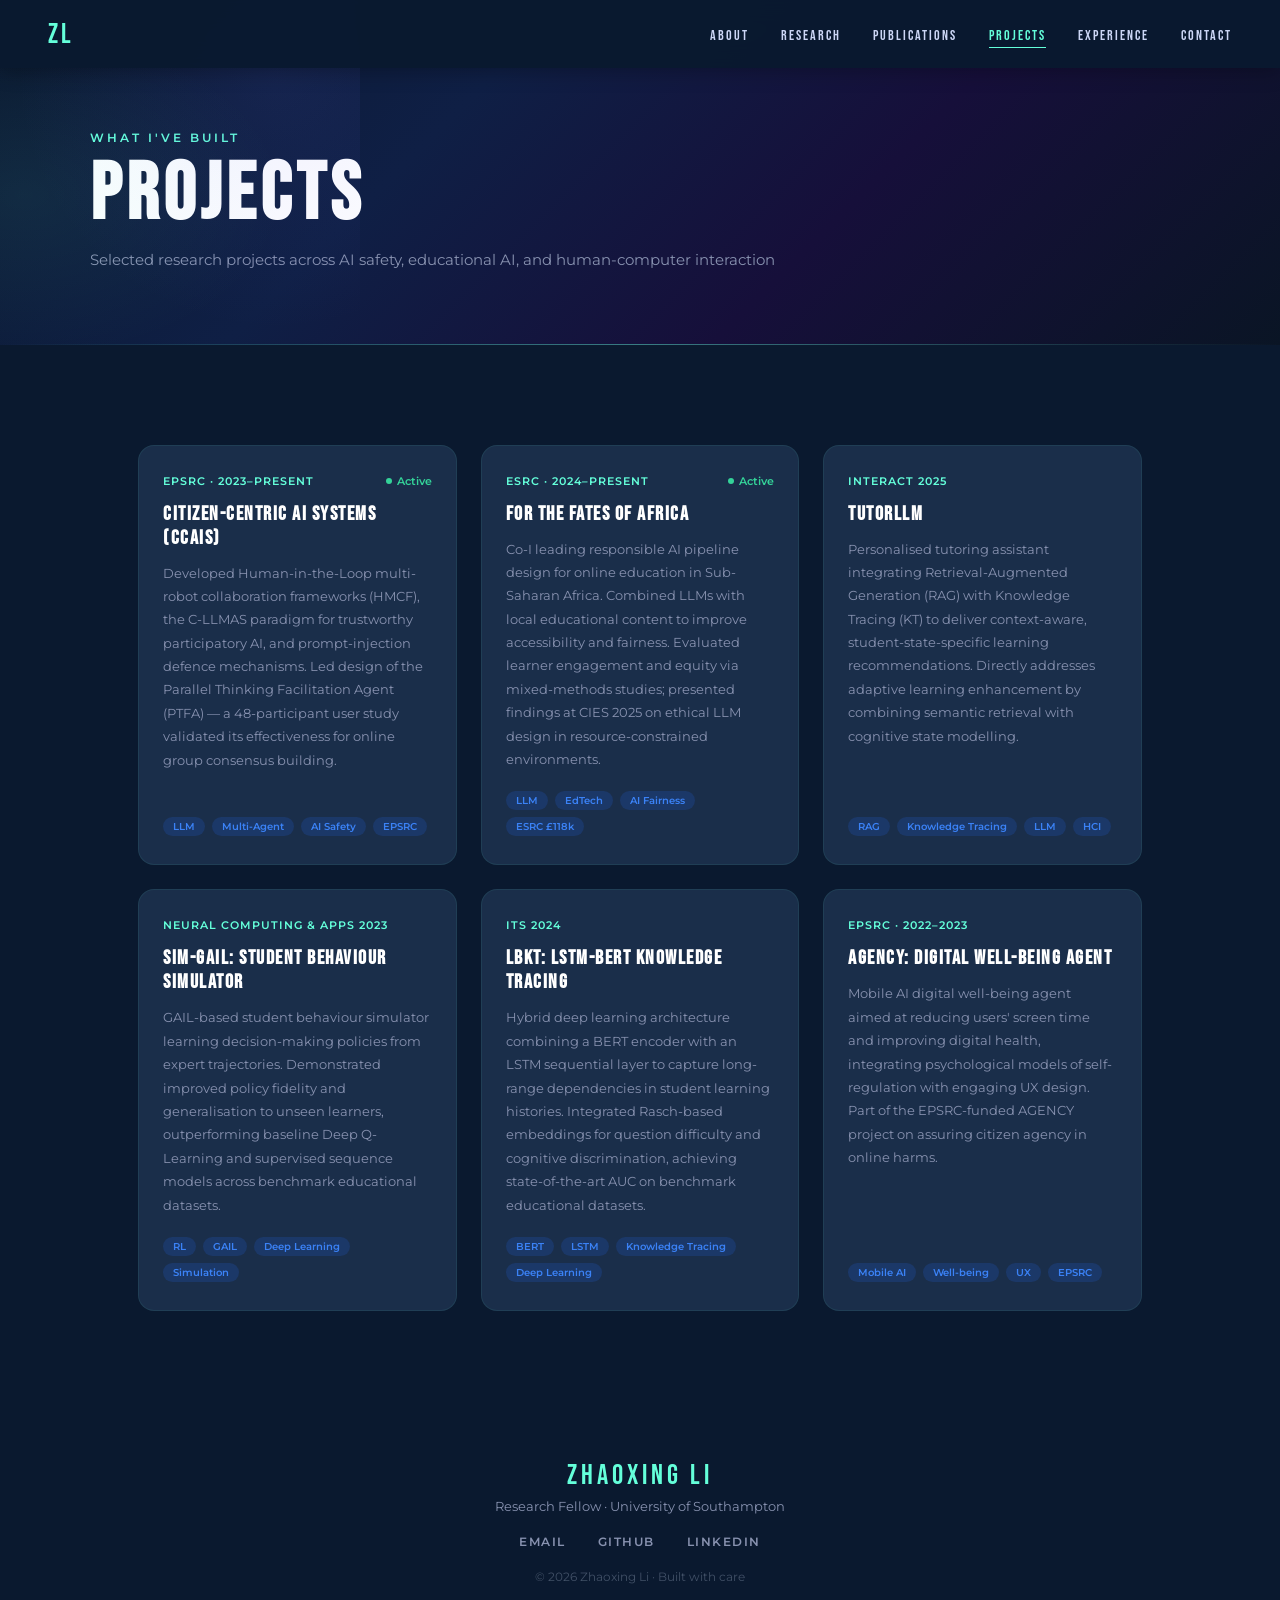
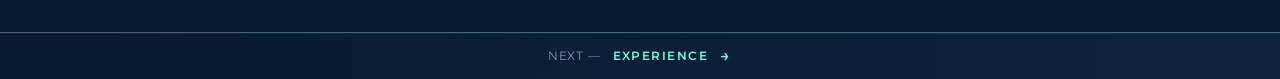
<file: projects.html>
<!DOCTYPE html>
<html lang="en">
<head>
  <meta charset="UTF-8">
  <meta name="viewport" content="width=device-width, initial-scale=1.0">
  <title>Projects | Zhaoxing Li · AI Safety &amp; Multi-Agent Systems</title>
  <meta name="description" content="Selected research and engineering projects by Zhaoxing Li in AI safety, multi-agent systems, intelligent tutoring, and human–AI interaction.">
  <meta name="author" content="Zhaoxing Li">
  <meta name="robots" content="index, follow">
  <link rel="canonical" href="https://zhaoxing-li.github.io/projects.html">
  <link rel="icon" type="image/svg+xml" href="/favicon.svg">
  <meta property="og:type" content="website">
  <meta property="og:site_name" content="Zhaoxing Li">
  <meta property="og:title" content="Projects | Zhaoxing Li">
  <meta property="og:description" content="Selected research and engineering projects in AI safety, multi-agent systems, and intelligent tutoring.">
  <meta property="og:url" content="https://zhaoxing-li.github.io/projects.html">
  <meta property="og:image" content="https://zhaoxing-li.github.io/assets/images/profile.jpg">
  <meta property="og:locale" content="en_GB">
  <meta name="twitter:card" content="summary_large_image">
  <meta name="twitter:title" content="Projects | Zhaoxing Li">
  <meta name="twitter:description" content="Selected projects in AI safety, multi-agent systems, and intelligent tutoring.">
  <meta name="twitter:image" content="https://zhaoxing-li.github.io/assets/images/profile.jpg">
  <link rel="preconnect" href="https://fonts.googleapis.com">
  <link rel="preconnect" href="https://fonts.gstatic.com" crossorigin>
  <link href="https://fonts.googleapis.com/css2?family=Bebas+Neue&family=Montserrat:ital,wght@0,300;0,400;0,500;0,600;0,700;1,400&family=Playfair+Display:ital,wght@0,400;0,600;1,400&display=swap" rel="stylesheet">
  <link rel="stylesheet" href="style.css">
</head>
<body>

  <nav id="navbar" class="scrolled">
    <a href="index.html" class="nav-brand">ZL</a>
    <ul class="nav-links" id="nav-links">
      <li><a href="about.html">ABOUT</a></li>
      <li><a href="research.html">RESEARCH</a></li>
      <li><a href="publications.html">PUBLICATIONS</a></li>
      <li><a href="projects.html">PROJECTS</a></li>
      <li><a href="experience.html">EXPERIENCE</a></li>
      <li><a href="contact.html">CONTACT</a></li>
    </ul>
    <button class="hamburger" id="hamburger" aria-label="Menu">
      <span></span><span></span><span></span>
    </button>
  </nav>

  <div class="page-hero ph-projects">
    <div class="page-hero-inner">
      <p class="page-hero-label">What I've built</p>
      <h1 class="page-hero-title">PROJECTS</h1>
      <p class="page-hero-sub">Selected research projects across AI safety, educational AI, and human-computer interaction</p>
    </div>
  </div>

  <section class="section-navy">
    <div class="container">
      <div class="projects-grid">

        <div class="project-card reveal" style="--delay:0ms">
          <div class="pc-top">
            <span class="pc-tag">EPSRC · 2023–Present</span>
            <span class="pc-status active-dot">Active</span>
          </div>
          <h3>Citizen-Centric AI Systems (CCAIS)</h3>
          <p>Developed Human-in-the-Loop multi-robot collaboration frameworks (HMCF), the C-LLMAS paradigm for trustworthy participatory AI, and prompt-injection defence mechanisms. Led design of the Parallel Thinking Facilitation Agent (PTFA) — a 48-participant user study validated its effectiveness for online group consensus building.</p>
          <div class="pc-tech"><span>LLM</span><span>Multi-Agent</span><span>AI Safety</span><span>EPSRC</span></div>
        </div>

        <div class="project-card reveal" style="--delay:100ms">
          <div class="pc-top">
            <span class="pc-tag">ESRC · 2024–Present</span>
            <span class="pc-status active-dot">Active</span>
          </div>
          <h3>For the FATES of Africa</h3>
          <p>Co-I leading responsible AI pipeline design for online education in Sub-Saharan Africa. Combined LLMs with local educational content to improve accessibility and fairness. Evaluated learner engagement and equity via mixed-methods studies; presented findings at CIES 2025 on ethical LLM design in resource-constrained environments.</p>
          <div class="pc-tech"><span>LLM</span><span>EdTech</span><span>AI Fairness</span><span>ESRC £118k</span></div>
        </div>

        <div class="project-card reveal" style="--delay:200ms">
          <div class="pc-top">
            <span class="pc-tag">INTERACT 2025</span>
          </div>
          <h3>TutorLLM</h3>
          <p>Personalised tutoring assistant integrating Retrieval-Augmented Generation (RAG) with Knowledge Tracing (KT) to deliver context-aware, student-state-specific learning recommendations. Directly addresses adaptive learning enhancement by combining semantic retrieval with cognitive state modelling.</p>
          <div class="pc-tech"><span>RAG</span><span>Knowledge Tracing</span><span>LLM</span><span>HCI</span></div>
        </div>

        <div class="project-card reveal" style="--delay:300ms">
          <div class="pc-top">
            <span class="pc-tag">Neural Computing & Apps 2023</span>
          </div>
          <h3>Sim-GAIL: Student Behaviour Simulator</h3>
          <p>GAIL-based student behaviour simulator learning decision-making policies from expert trajectories. Demonstrated improved policy fidelity and generalisation to unseen learners, outperforming baseline Deep Q-Learning and supervised sequence models across benchmark educational datasets.</p>
          <div class="pc-tech"><span>RL</span><span>GAIL</span><span>Deep Learning</span><span>Simulation</span></div>
        </div>

        <div class="project-card reveal" style="--delay:400ms">
          <div class="pc-top">
            <span class="pc-tag">ITS 2024</span>
          </div>
          <h3>LBKT: LSTM-BERT Knowledge Tracing</h3>
          <p>Hybrid deep learning architecture combining a BERT encoder with an LSTM sequential layer to capture long-range dependencies in student learning histories. Integrated Rasch-based embeddings for question difficulty and cognitive discrimination, achieving state-of-the-art AUC on benchmark educational datasets.</p>
          <div class="pc-tech"><span>BERT</span><span>LSTM</span><span>Knowledge Tracing</span><span>Deep Learning</span></div>
        </div>

        <div class="project-card reveal" style="--delay:500ms">
          <div class="pc-top">
            <span class="pc-tag">EPSRC · 2022–2023</span>
          </div>
          <h3>AGENCY: Digital Well-being Agent</h3>
          <p>Mobile AI digital well-being agent aimed at reducing users' screen time and improving digital health, integrating psychological models of self-regulation with engaging UX design. Part of the EPSRC-funded AGENCY project on assuring citizen agency in online harms.</p>
          <div class="pc-tech"><span>Mobile AI</span><span>Well-being</span><span>UX</span><span>EPSRC</span></div>
        </div>

      </div>
    </div>
  </section>

  <footer>
    <div class="footer-inner">
      <p class="footer-name">ZHAOXING LI</p>
      <p class="footer-role">Research Fellow · University of Southampton</p>
      <div class="footer-links">
        <a href="mailto:zhaoxing.li@soton.ac.uk">Email</a>
        <a href="https://github.com/Zhaoxing-Li" target="_blank">GitHub</a>
        <a href="https://linkedin.com/in/zhaoxing-li-194032170" target="_blank">LinkedIn</a>
      </div>
      <p class="footer-copy">© 2026 Zhaoxing Li · Built with care</p>
    </div>
  </footer>
  <script src="script.js"></script>
</body>
</html>
</file>
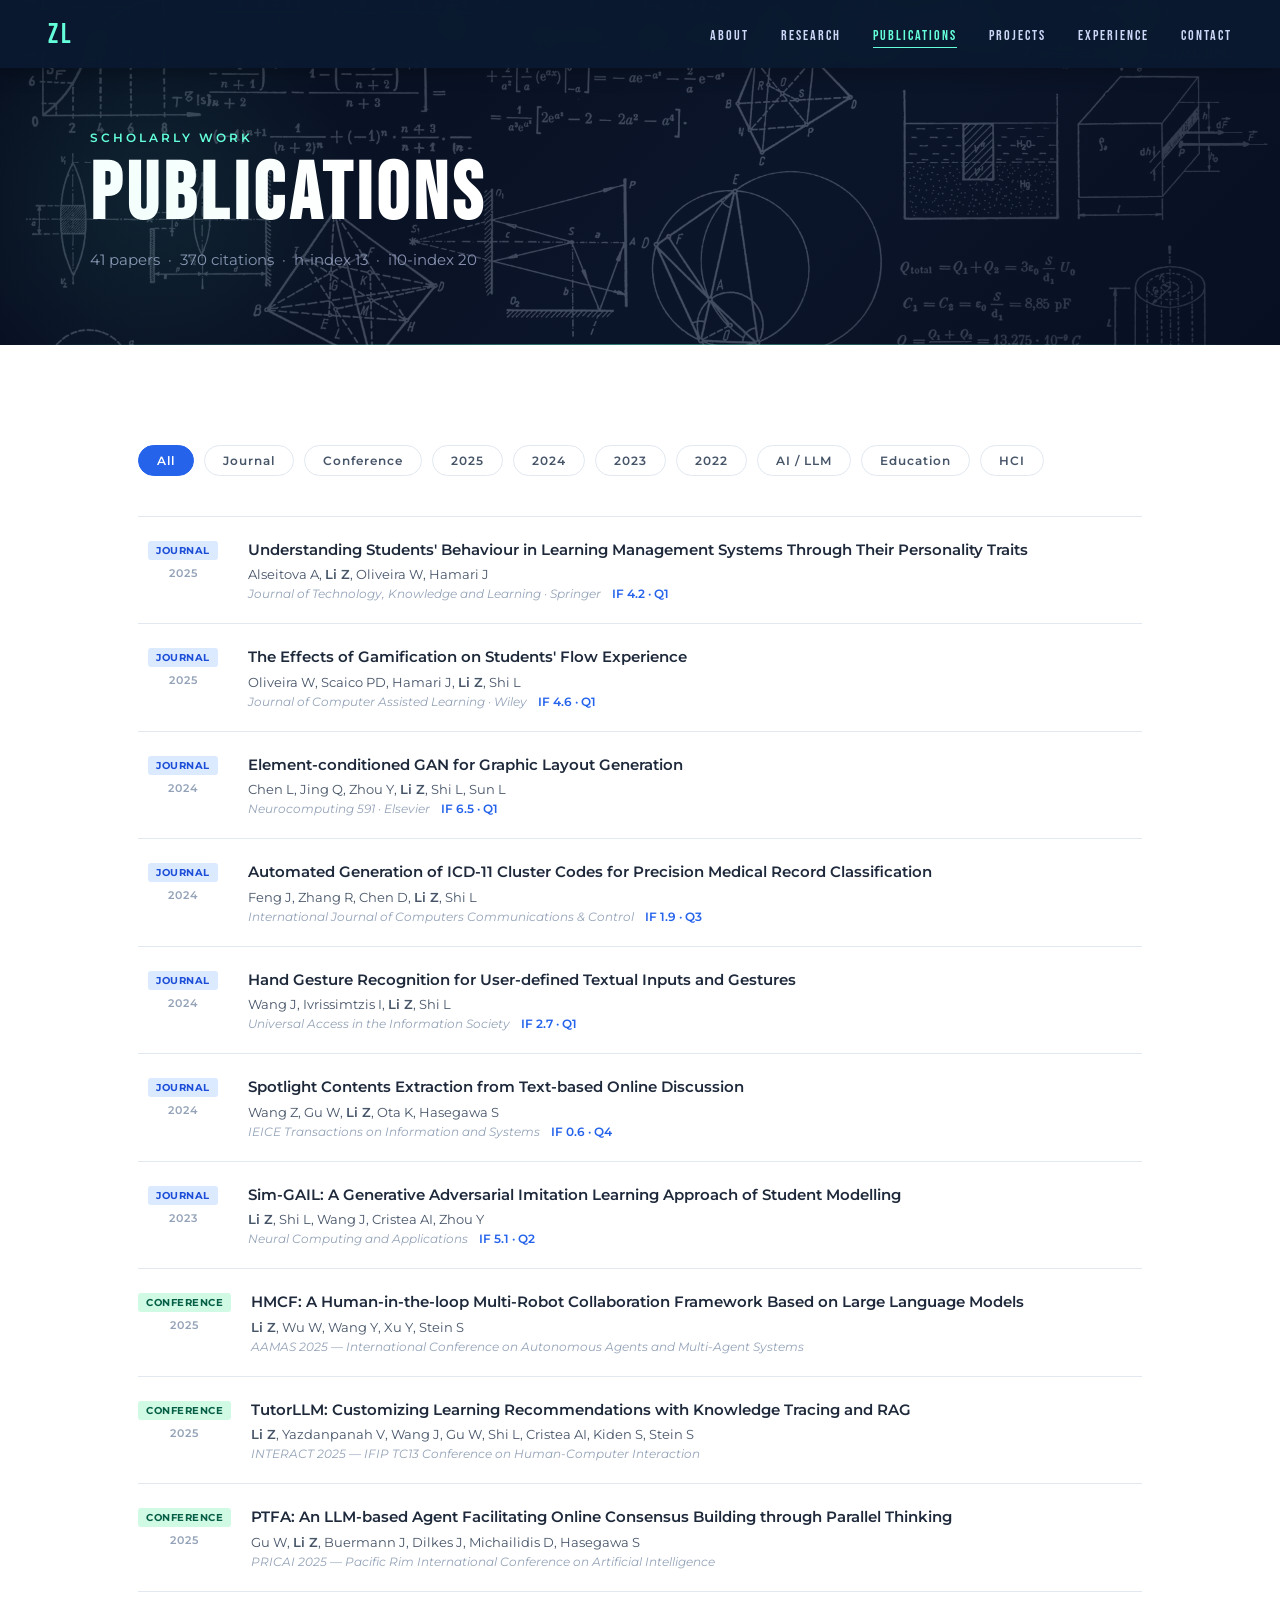
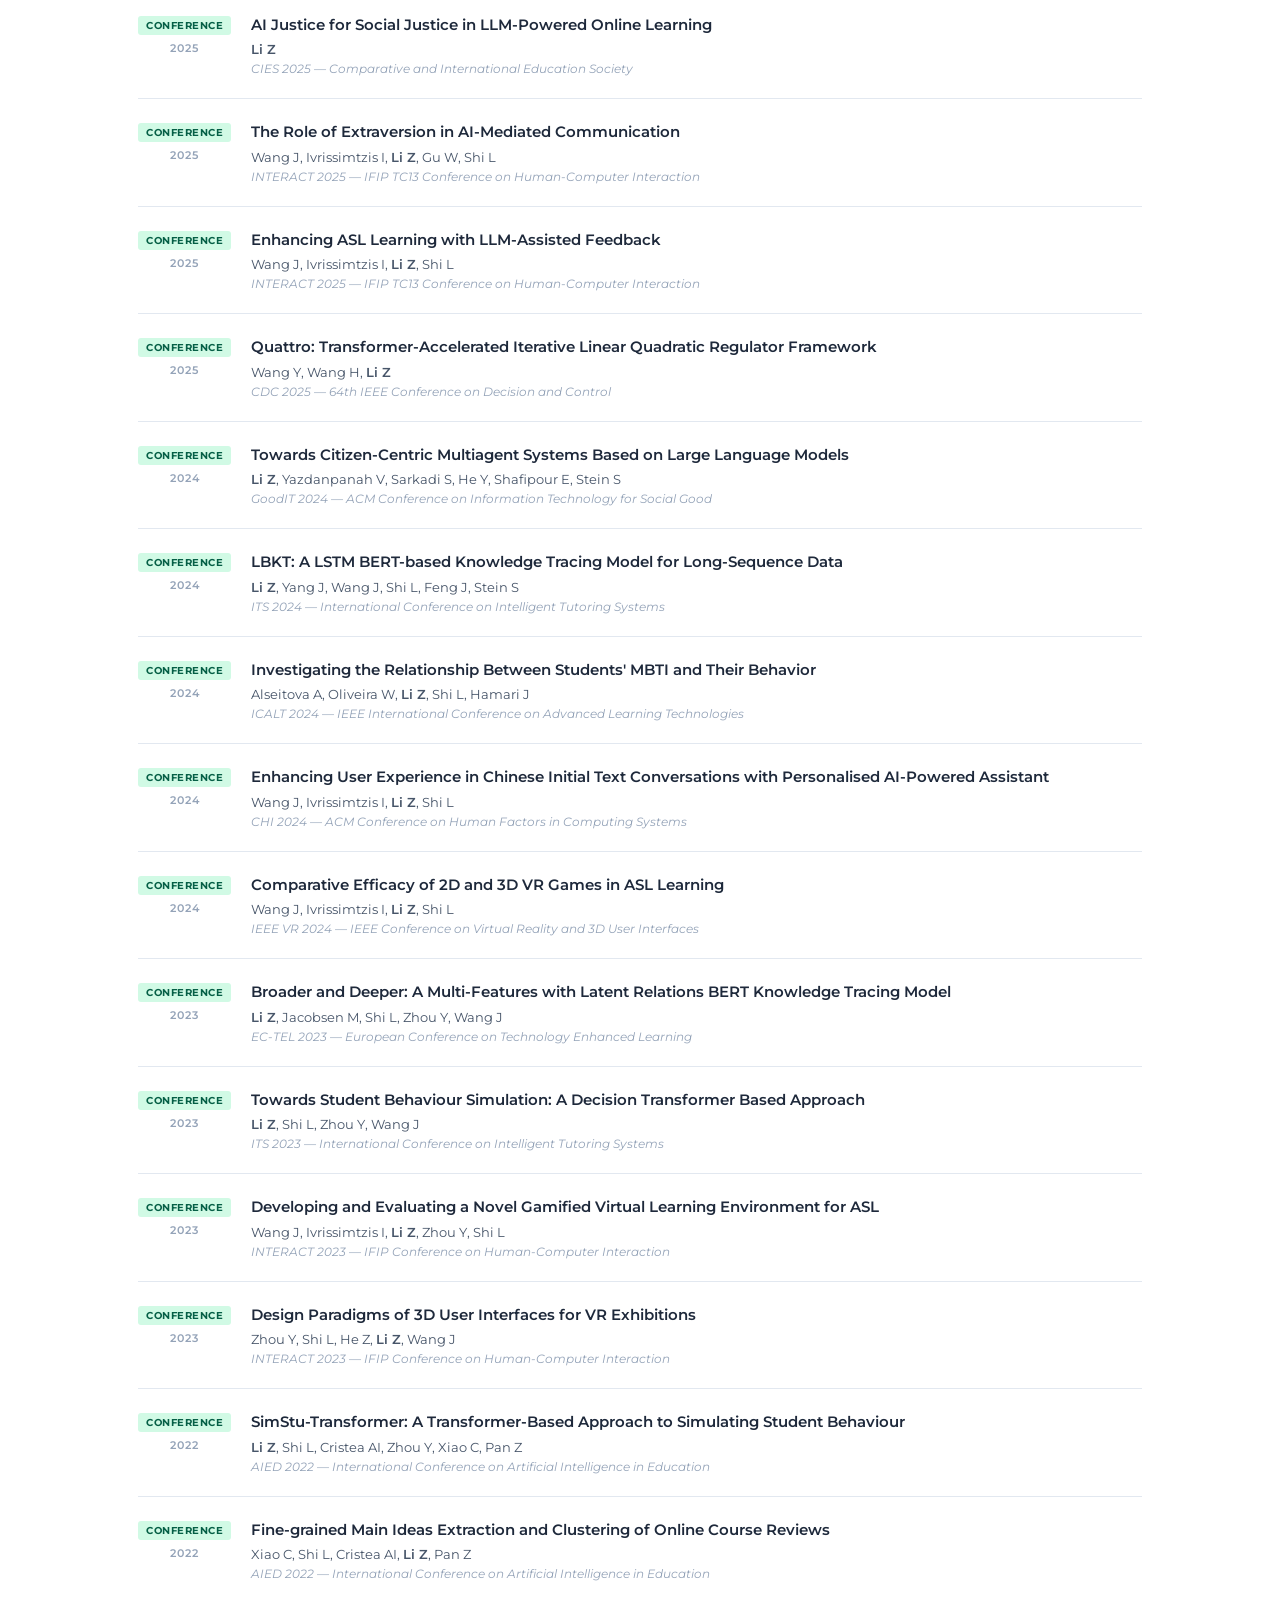
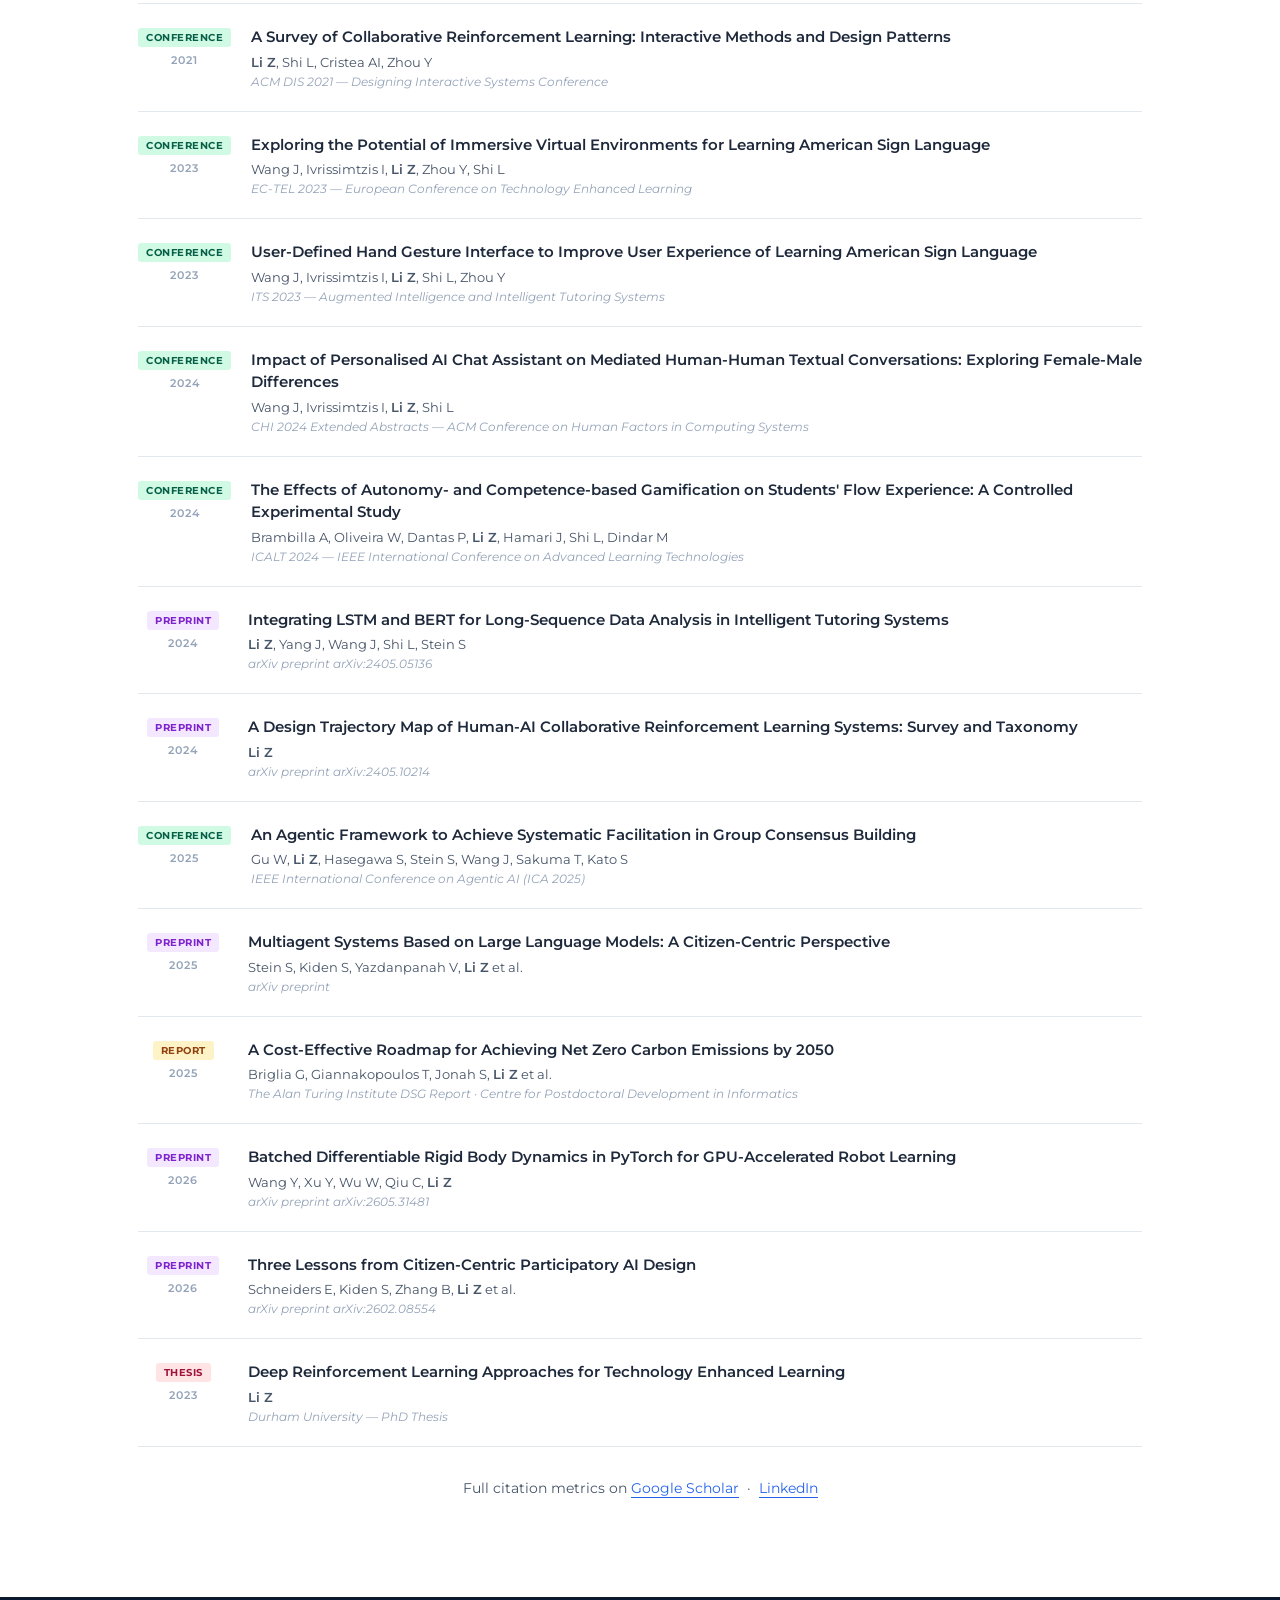
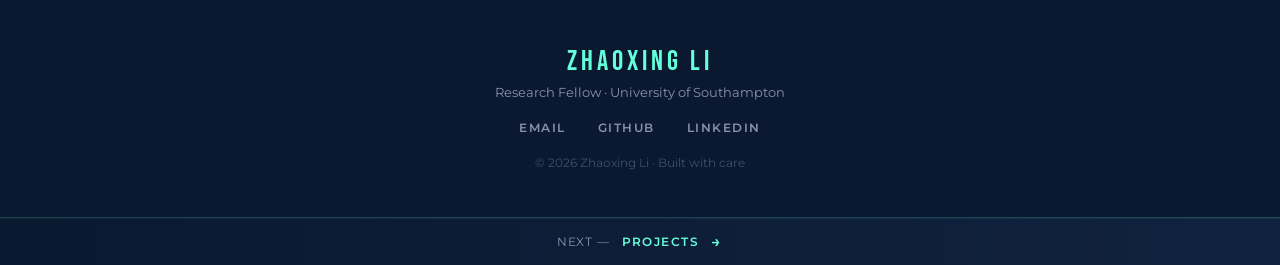
<file: publications.html>
<!DOCTYPE html>
<html lang="en">
<head>
  <meta charset="UTF-8">
  <meta name="viewport" content="width=device-width, initial-scale=1.0">
  <title>Publications | Zhaoxing Li · 41 Papers, 370+ Citations</title>
  <meta name="description" content="Peer-reviewed publications by Zhaoxing Li — 41 papers, 370+ citations, h-index 13, across AI safety, education technology, and human–computer interaction.">
  <meta name="author" content="Zhaoxing Li">
  <meta name="robots" content="index, follow">
  <link rel="canonical" href="https://zhaoxing-li.github.io/publications.html">
  <link rel="icon" type="image/svg+xml" href="/favicon.svg">
  <meta property="og:type" content="website">
  <meta property="og:site_name" content="Zhaoxing Li">
  <meta property="og:title" content="Publications | Zhaoxing Li">
  <meta property="og:description" content="41 peer-reviewed papers, 370+ citations, h-index 13, across AI, education technology, and HCI.">
  <meta property="og:url" content="https://zhaoxing-li.github.io/publications.html">
  <meta property="og:image" content="https://zhaoxing-li.github.io/assets/images/profile.jpg">
  <meta property="og:locale" content="en_GB">
  <meta name="twitter:card" content="summary_large_image">
  <meta name="twitter:title" content="Publications | Zhaoxing Li">
  <meta name="twitter:description" content="41 peer-reviewed papers, 370+ citations, h-index 13.">
  <meta name="twitter:image" content="https://zhaoxing-li.github.io/assets/images/profile.jpg">
  <link rel="preconnect" href="https://fonts.googleapis.com">
  <link rel="preconnect" href="https://fonts.gstatic.com" crossorigin>
  <link href="https://fonts.googleapis.com/css2?family=Bebas+Neue&family=Montserrat:ital,wght@0,300;0,400;0,500;0,600;0,700;1,400&family=Playfair+Display:ital,wght@0,400;0,600;1,400&display=swap" rel="stylesheet">
  <link rel="stylesheet" href="style.css">
</head>
<body>

  <nav id="navbar" class="scrolled">
    <a href="index.html" class="nav-brand">ZL</a>
    <ul class="nav-links" id="nav-links">
      <li><a href="about.html">ABOUT</a></li>
      <li><a href="research.html">RESEARCH</a></li>
      <li><a href="publications.html">PUBLICATIONS</a></li>
      <li><a href="projects.html">PROJECTS</a></li>
      <li><a href="experience.html">EXPERIENCE</a></li>
      <li><a href="contact.html">CONTACT</a></li>
    </ul>
    <button class="hamburger" id="hamburger" aria-label="Menu">
      <span></span><span></span><span></span>
    </button>
  </nav>

  <div class="page-hero ph-publications">
    <div class="page-hero-inner">
      <p class="page-hero-label">Scholarly work</p>
      <h1 class="page-hero-title">PUBLICATIONS</h1>
      <p class="page-hero-sub">41 papers &nbsp;·&nbsp; 370 citations &nbsp;·&nbsp; h-index 13 &nbsp;·&nbsp; i10-index 20</p>
    </div>
  </div>

  <section class="section-white">
    <div class="container">
      <div class="pub-filters reveal">
        <button class="f-btn active" data-f="all">All</button>
        <button class="f-btn" data-f="journal">Journal</button>
        <button class="f-btn" data-f="conference">Conference</button>
        <button class="f-btn" data-f="2025">2025</button>
        <button class="f-btn" data-f="2024">2024</button>
        <button class="f-btn" data-f="2023">2023</button>
        <button class="f-btn" data-f="2022">2022</button>
        <button class="f-btn" data-f="ai">AI / LLM</button>
        <button class="f-btn" data-f="education">Education</button>
        <button class="f-btn" data-f="hci">HCI</button>
      </div>

      <div class="pub-list" id="pub-list">

        <!-- 2025 Journal -->
        <div class="pub-item" data-type="journal" data-year="2025" data-tag="education hci">
          <div class="pub-meta"><span class="pub-badge j">Journal</span><span class="pub-year">2025</span></div>
          <div class="pub-body">
            <h4>Understanding Students' Behaviour in Learning Management Systems Through Their Personality Traits</h4>
            <p class="pub-authors">Alseitova A, <strong>Li Z</strong>, Oliveira W, Hamari J</p>
            <p class="pub-venue">Journal of Technology, Knowledge and Learning · Springer <span class="pub-if">IF 4.2 · Q1</span></p>
          </div>
        </div>

        <div class="pub-item" data-type="journal" data-year="2025" data-tag="education hci">
          <div class="pub-meta"><span class="pub-badge j">Journal</span><span class="pub-year">2025</span></div>
          <div class="pub-body">
            <h4>The Effects of Gamification on Students' Flow Experience</h4>
            <p class="pub-authors">Oliveira W, Scaico PD, Hamari J, <strong>Li Z</strong>, Shi L</p>
            <p class="pub-venue">Journal of Computer Assisted Learning · Wiley <span class="pub-if">IF 4.6 · Q1</span></p>
          </div>
        </div>

        <!-- 2024 Journal -->
        <div class="pub-item" data-type="journal" data-year="2024" data-tag="hci">
          <div class="pub-meta"><span class="pub-badge j">Journal</span><span class="pub-year">2024</span></div>
          <div class="pub-body">
            <h4>Element-conditioned GAN for Graphic Layout Generation</h4>
            <p class="pub-authors">Chen L, Jing Q, Zhou Y, <strong>Li Z</strong>, Shi L, Sun L</p>
            <p class="pub-venue">Neurocomputing 591 · Elsevier <span class="pub-if">IF 6.5 · Q1</span></p>
          </div>
        </div>

        <div class="pub-item" data-type="journal" data-year="2024" data-tag="education">
          <div class="pub-meta"><span class="pub-badge j">Journal</span><span class="pub-year">2024</span></div>
          <div class="pub-body">
            <h4>Automated Generation of ICD-11 Cluster Codes for Precision Medical Record Classification</h4>
            <p class="pub-authors">Feng J, Zhang R, Chen D, <strong>Li Z</strong>, Shi L</p>
            <p class="pub-venue">International Journal of Computers Communications & Control <span class="pub-if">IF 1.9 · Q3</span></p>
          </div>
        </div>

        <div class="pub-item" data-type="journal" data-year="2024" data-tag="hci">
          <div class="pub-meta"><span class="pub-badge j">Journal</span><span class="pub-year">2024</span></div>
          <div class="pub-body">
            <h4>Hand Gesture Recognition for User-defined Textual Inputs and Gestures</h4>
            <p class="pub-authors">Wang J, Ivrissimtzis I, <strong>Li Z</strong>, Shi L</p>
            <p class="pub-venue">Universal Access in the Information Society <span class="pub-if">IF 2.7 · Q1</span></p>
          </div>
        </div>

        <div class="pub-item" data-type="journal" data-year="2024" data-tag="hci">
          <div class="pub-meta"><span class="pub-badge j">Journal</span><span class="pub-year">2024</span></div>
          <div class="pub-body">
            <h4>Spotlight Contents Extraction from Text-based Online Discussion</h4>
            <p class="pub-authors">Wang Z, Gu W, <strong>Li Z</strong>, Ota K, Hasegawa S</p>
            <p class="pub-venue">IEICE Transactions on Information and Systems <span class="pub-if">IF 0.6 · Q4</span></p>
          </div>
        </div>

        <!-- 2023 Journal -->
        <div class="pub-item" data-type="journal" data-year="2023" data-tag="education ai">
          <div class="pub-meta"><span class="pub-badge j">Journal</span><span class="pub-year">2023</span></div>
          <div class="pub-body">
            <h4>Sim-GAIL: A Generative Adversarial Imitation Learning Approach of Student Modelling</h4>
            <p class="pub-authors"><strong>Li Z</strong>, Shi L, Wang J, Cristea AI, Zhou Y</p>
            <p class="pub-venue">Neural Computing and Applications <span class="pub-if">IF 5.1 · Q2</span></p>
          </div>
        </div>

        <!-- 2025 Conference -->
        <div class="pub-item" data-type="conference" data-year="2025" data-tag="ai">
          <div class="pub-meta"><span class="pub-badge c">Conference</span><span class="pub-year">2025</span></div>
          <div class="pub-body">
            <h4>HMCF: A Human-in-the-loop Multi-Robot Collaboration Framework Based on Large Language Models</h4>
            <p class="pub-authors"><strong>Li Z</strong>, Wu W, Wang Y, Xu Y, Stein S</p>
            <p class="pub-venue">AAMAS 2025 — International Conference on Autonomous Agents and Multi-Agent Systems</p>
          </div>
        </div>

        <div class="pub-item" data-type="conference" data-year="2025" data-tag="ai education">
          <div class="pub-meta"><span class="pub-badge c">Conference</span><span class="pub-year">2025</span></div>
          <div class="pub-body">
            <h4>TutorLLM: Customizing Learning Recommendations with Knowledge Tracing and RAG</h4>
            <p class="pub-authors"><strong>Li Z</strong>, Yazdanpanah V, Wang J, Gu W, Shi L, Cristea AI, Kiden S, Stein S</p>
            <p class="pub-venue">INTERACT 2025 — IFIP TC13 Conference on Human-Computer Interaction</p>
          </div>
        </div>

        <div class="pub-item" data-type="conference" data-year="2025" data-tag="ai hci">
          <div class="pub-meta"><span class="pub-badge c">Conference</span><span class="pub-year">2025</span></div>
          <div class="pub-body">
            <h4>PTFA: An LLM-based Agent Facilitating Online Consensus Building through Parallel Thinking</h4>
            <p class="pub-authors">Gu W, <strong>Li Z</strong>, Buermann J, Dilkes J, Michailidis D, Hasegawa S</p>
            <p class="pub-venue">PRICAI 2025 — Pacific Rim International Conference on Artificial Intelligence</p>
          </div>
        </div>

        <div class="pub-item" data-type="conference" data-year="2025" data-tag="ai">
          <div class="pub-meta"><span class="pub-badge c">Conference</span><span class="pub-year">2025</span></div>
          <div class="pub-body">
            <h4>AI Justice for Social Justice in LLM-Powered Online Learning</h4>
            <p class="pub-authors"><strong>Li Z</strong></p>
            <p class="pub-venue">CIES 2025 — Comparative and International Education Society</p>
          </div>
        </div>

        <div class="pub-item" data-type="conference" data-year="2025" data-tag="hci">
          <div class="pub-meta"><span class="pub-badge c">Conference</span><span class="pub-year">2025</span></div>
          <div class="pub-body">
            <h4>The Role of Extraversion in AI-Mediated Communication</h4>
            <p class="pub-authors">Wang J, Ivrissimtzis I, <strong>Li Z</strong>, Gu W, Shi L</p>
            <p class="pub-venue">INTERACT 2025 — IFIP TC13 Conference on Human-Computer Interaction</p>
          </div>
        </div>

        <div class="pub-item" data-type="conference" data-year="2025" data-tag="hci education">
          <div class="pub-meta"><span class="pub-badge c">Conference</span><span class="pub-year">2025</span></div>
          <div class="pub-body">
            <h4>Enhancing ASL Learning with LLM-Assisted Feedback</h4>
            <p class="pub-authors">Wang J, Ivrissimtzis I, <strong>Li Z</strong>, Shi L</p>
            <p class="pub-venue">INTERACT 2025 — IFIP TC13 Conference on Human-Computer Interaction</p>
          </div>
        </div>

        <div class="pub-item" data-type="conference" data-year="2025" data-tag="ai">
          <div class="pub-meta"><span class="pub-badge c">Conference</span><span class="pub-year">2025</span></div>
          <div class="pub-body">
            <h4>Quattro: Transformer-Accelerated Iterative Linear Quadratic Regulator Framework</h4>
            <p class="pub-authors">Wang Y, Wang H, <strong>Li Z</strong></p>
            <p class="pub-venue">CDC 2025 — 64th IEEE Conference on Decision and Control</p>
          </div>
        </div>

        <!-- 2024 Conference -->
        <div class="pub-item" data-type="conference" data-year="2024" data-tag="ai">
          <div class="pub-meta"><span class="pub-badge c">Conference</span><span class="pub-year">2024</span></div>
          <div class="pub-body">
            <h4>Towards Citizen-Centric Multiagent Systems Based on Large Language Models</h4>
            <p class="pub-authors"><strong>Li Z</strong>, Yazdanpanah V, Sarkadi S, He Y, Shafipour E, Stein S</p>
            <p class="pub-venue">GoodIT 2024 — ACM Conference on Information Technology for Social Good</p>
          </div>
        </div>

        <div class="pub-item" data-type="conference" data-year="2024" data-tag="education ai">
          <div class="pub-meta"><span class="pub-badge c">Conference</span><span class="pub-year">2024</span></div>
          <div class="pub-body">
            <h4>LBKT: A LSTM BERT-based Knowledge Tracing Model for Long-Sequence Data</h4>
            <p class="pub-authors"><strong>Li Z</strong>, Yang J, Wang J, Shi L, Feng J, Stein S</p>
            <p class="pub-venue">ITS 2024 — International Conference on Intelligent Tutoring Systems</p>
          </div>
        </div>

        <div class="pub-item" data-type="conference" data-year="2024" data-tag="education hci">
          <div class="pub-meta"><span class="pub-badge c">Conference</span><span class="pub-year">2024</span></div>
          <div class="pub-body">
            <h4>Investigating the Relationship Between Students' MBTI and Their Behavior</h4>
            <p class="pub-authors">Alseitova A, Oliveira W, <strong>Li Z</strong>, Shi L, Hamari J</p>
            <p class="pub-venue">ICALT 2024 — IEEE International Conference on Advanced Learning Technologies</p>
          </div>
        </div>

        <div class="pub-item" data-type="conference" data-year="2024" data-tag="hci">
          <div class="pub-meta"><span class="pub-badge c">Conference</span><span class="pub-year">2024</span></div>
          <div class="pub-body">
            <h4>Enhancing User Experience in Chinese Initial Text Conversations with Personalised AI-Powered Assistant</h4>
            <p class="pub-authors">Wang J, Ivrissimtzis I, <strong>Li Z</strong>, Shi L</p>
            <p class="pub-venue">CHI 2024 — ACM Conference on Human Factors in Computing Systems</p>
          </div>
        </div>

        <div class="pub-item" data-type="conference" data-year="2024" data-tag="hci">
          <div class="pub-meta"><span class="pub-badge c">Conference</span><span class="pub-year">2024</span></div>
          <div class="pub-body">
            <h4>Comparative Efficacy of 2D and 3D VR Games in ASL Learning</h4>
            <p class="pub-authors">Wang J, Ivrissimtzis I, <strong>Li Z</strong>, Shi L</p>
            <p class="pub-venue">IEEE VR 2024 — IEEE Conference on Virtual Reality and 3D User Interfaces</p>
          </div>
        </div>

        <!-- 2023 Conference -->
        <div class="pub-item" data-type="conference" data-year="2023" data-tag="education ai">
          <div class="pub-meta"><span class="pub-badge c">Conference</span><span class="pub-year">2023</span></div>
          <div class="pub-body">
            <h4>Broader and Deeper: A Multi-Features with Latent Relations BERT Knowledge Tracing Model</h4>
            <p class="pub-authors"><strong>Li Z</strong>, Jacobsen M, Shi L, Zhou Y, Wang J</p>
            <p class="pub-venue">EC-TEL 2023 — European Conference on Technology Enhanced Learning</p>
          </div>
        </div>

        <div class="pub-item" data-type="conference" data-year="2023" data-tag="education ai">
          <div class="pub-meta"><span class="pub-badge c">Conference</span><span class="pub-year">2023</span></div>
          <div class="pub-body">
            <h4>Towards Student Behaviour Simulation: A Decision Transformer Based Approach</h4>
            <p class="pub-authors"><strong>Li Z</strong>, Shi L, Zhou Y, Wang J</p>
            <p class="pub-venue">ITS 2023 — International Conference on Intelligent Tutoring Systems</p>
          </div>
        </div>

        <div class="pub-item" data-type="conference" data-year="2023" data-tag="hci education">
          <div class="pub-meta"><span class="pub-badge c">Conference</span><span class="pub-year">2023</span></div>
          <div class="pub-body">
            <h4>Developing and Evaluating a Novel Gamified Virtual Learning Environment for ASL</h4>
            <p class="pub-authors">Wang J, Ivrissimtzis I, <strong>Li Z</strong>, Zhou Y, Shi L</p>
            <p class="pub-venue">INTERACT 2023 — IFIP Conference on Human-Computer Interaction</p>
          </div>
        </div>

        <div class="pub-item" data-type="conference" data-year="2023" data-tag="hci">
          <div class="pub-meta"><span class="pub-badge c">Conference</span><span class="pub-year">2023</span></div>
          <div class="pub-body">
            <h4>Design Paradigms of 3D User Interfaces for VR Exhibitions</h4>
            <p class="pub-authors">Zhou Y, Shi L, He Z, <strong>Li Z</strong>, Wang J</p>
            <p class="pub-venue">INTERACT 2023 — IFIP Conference on Human-Computer Interaction</p>
          </div>
        </div>

        <!-- 2022 Conference -->
        <div class="pub-item" data-type="conference" data-year="2022" data-tag="education ai">
          <div class="pub-meta"><span class="pub-badge c">Conference</span><span class="pub-year">2022</span></div>
          <div class="pub-body">
            <h4>SimStu-Transformer: A Transformer-Based Approach to Simulating Student Behaviour</h4>
            <p class="pub-authors"><strong>Li Z</strong>, Shi L, Cristea AI, Zhou Y, Xiao C, Pan Z</p>
            <p class="pub-venue">AIED 2022 — International Conference on Artificial Intelligence in Education</p>
          </div>
        </div>

        <div class="pub-item" data-type="conference" data-year="2022" data-tag="education ai">
          <div class="pub-meta"><span class="pub-badge c">Conference</span><span class="pub-year">2022</span></div>
          <div class="pub-body">
            <h4>Fine-grained Main Ideas Extraction and Clustering of Online Course Reviews</h4>
            <p class="pub-authors">Xiao C, Shi L, Cristea AI, <strong>Li Z</strong>, Pan Z</p>
            <p class="pub-venue">AIED 2022 — International Conference on Artificial Intelligence in Education</p>
          </div>
        </div>

        <div class="pub-item" data-type="conference" data-year="2021" data-tag="ai hci">
          <div class="pub-meta"><span class="pub-badge c">Conference</span><span class="pub-year">2021</span></div>
          <div class="pub-body">
            <h4>A Survey of Collaborative Reinforcement Learning: Interactive Methods and Design Patterns</h4>
            <p class="pub-authors"><strong>Li Z</strong>, Shi L, Cristea AI, Zhou Y</p>
            <p class="pub-venue">ACM DIS 2021 — Designing Interactive Systems Conference</p>
          </div>
        </div>

        <!-- Additional papers from Google Scholar -->
        <div class="pub-item" data-type="conference" data-year="2023" data-tag="hci education">
          <div class="pub-meta"><span class="pub-badge c">Conference</span><span class="pub-year">2023</span></div>
          <div class="pub-body">
            <h4>Exploring the Potential of Immersive Virtual Environments for Learning American Sign Language</h4>
            <p class="pub-authors">Wang J, Ivrissimtzis I, <strong>Li Z</strong>, Zhou Y, Shi L</p>
            <p class="pub-venue">EC-TEL 2023 — European Conference on Technology Enhanced Learning</p>
          </div>
        </div>

        <div class="pub-item" data-type="conference" data-year="2023" data-tag="hci education">
          <div class="pub-meta"><span class="pub-badge c">Conference</span><span class="pub-year">2023</span></div>
          <div class="pub-body">
            <h4>User-Defined Hand Gesture Interface to Improve User Experience of Learning American Sign Language</h4>
            <p class="pub-authors">Wang J, Ivrissimtzis I, <strong>Li Z</strong>, Shi L, Zhou Y</p>
            <p class="pub-venue">ITS 2023 — Augmented Intelligence and Intelligent Tutoring Systems</p>
          </div>
        </div>

        <div class="pub-item" data-type="conference" data-year="2024" data-tag="hci">
          <div class="pub-meta"><span class="pub-badge c">Conference</span><span class="pub-year">2024</span></div>
          <div class="pub-body">
            <h4>Impact of Personalised AI Chat Assistant on Mediated Human-Human Textual Conversations: Exploring Female-Male Differences</h4>
            <p class="pub-authors">Wang J, Ivrissimtzis I, <strong>Li Z</strong>, Shi L</p>
            <p class="pub-venue">CHI 2024 Extended Abstracts — ACM Conference on Human Factors in Computing Systems</p>
          </div>
        </div>

        <div class="pub-item" data-type="conference" data-year="2024" data-tag="education hci">
          <div class="pub-meta"><span class="pub-badge c">Conference</span><span class="pub-year">2024</span></div>
          <div class="pub-body">
            <h4>The Effects of Autonomy- and Competence-based Gamification on Students' Flow Experience: A Controlled Experimental Study</h4>
            <p class="pub-authors">Brambilla A, Oliveira W, Dantas P, <strong>Li Z</strong>, Hamari J, Shi L, Dindar M</p>
            <p class="pub-venue">ICALT 2024 — IEEE International Conference on Advanced Learning Technologies</p>
          </div>
        </div>

        <div class="pub-item" data-type="preprint" data-year="2024" data-tag="ai education">
          <div class="pub-meta"><span class="pub-badge j" style="background:#f3e8ff;color:#7e22ce">Preprint</span><span class="pub-year">2024</span></div>
          <div class="pub-body">
            <h4>Integrating LSTM and BERT for Long-Sequence Data Analysis in Intelligent Tutoring Systems</h4>
            <p class="pub-authors"><strong>Li Z</strong>, Yang J, Wang J, Shi L, Stein S</p>
            <p class="pub-venue">arXiv preprint arXiv:2405.05136</p>
          </div>
        </div>

        <div class="pub-item" data-type="preprint" data-year="2024" data-tag="ai hci">
          <div class="pub-meta"><span class="pub-badge j" style="background:#f3e8ff;color:#7e22ce">Preprint</span><span class="pub-year">2024</span></div>
          <div class="pub-body">
            <h4>A Design Trajectory Map of Human-AI Collaborative Reinforcement Learning Systems: Survey and Taxonomy</h4>
            <p class="pub-authors"><strong>Li Z</strong></p>
            <p class="pub-venue">arXiv preprint arXiv:2405.10214</p>
          </div>
        </div>

        <div class="pub-item" data-type="conference" data-year="2025" data-tag="ai">
          <div class="pub-meta"><span class="pub-badge c">Conference</span><span class="pub-year">2025</span></div>
          <div class="pub-body">
            <h4>An Agentic Framework to Achieve Systematic Facilitation in Group Consensus Building</h4>
            <p class="pub-authors">Gu W, <strong>Li Z</strong>, Hasegawa S, Stein S, Wang J, Sakuma T, Kato S</p>
            <p class="pub-venue">IEEE International Conference on Agentic AI (ICA 2025)</p>
          </div>
        </div>

        <div class="pub-item" data-type="preprint" data-year="2025" data-tag="ai">
          <div class="pub-meta"><span class="pub-badge j" style="background:#f3e8ff;color:#7e22ce">Preprint</span><span class="pub-year">2025</span></div>
          <div class="pub-body">
            <h4>Multiagent Systems Based on Large Language Models: A Citizen-Centric Perspective</h4>
            <p class="pub-authors">Stein S, Kiden S, Yazdanpanah V, <strong>Li Z</strong> et al.</p>
            <p class="pub-venue">arXiv preprint</p>
          </div>
        </div>

        <div class="pub-item" data-type="report" data-year="2025" data-tag="ai">
          <div class="pub-meta"><span class="pub-badge j" style="background:#fef3c7;color:#92400e">Report</span><span class="pub-year">2025</span></div>
          <div class="pub-body">
            <h4>A Cost-Effective Roadmap for Achieving Net Zero Carbon Emissions by 2050</h4>
            <p class="pub-authors">Briglia G, Giannakopoulos T, Jonah S, <strong>Li Z</strong> et al.</p>
            <p class="pub-venue">The Alan Turing Institute DSG Report · Centre for Postdoctoral Development in Informatics</p>
          </div>
        </div>

        <div class="pub-item" data-type="preprint" data-year="2026" data-tag="ai">
          <div class="pub-meta"><span class="pub-badge j" style="background:#f3e8ff;color:#7e22ce">Preprint</span><span class="pub-year">2026</span></div>
          <div class="pub-body">
            <h4>Batched Differentiable Rigid Body Dynamics in PyTorch for GPU-Accelerated Robot Learning</h4>
            <p class="pub-authors">Wang Y, Xu Y, Wu W, Qiu C, <strong>Li Z</strong></p>
            <p class="pub-venue">arXiv preprint arXiv:2605.31481</p>
          </div>
        </div>

        <div class="pub-item" data-type="preprint" data-year="2026" data-tag="ai hci">
          <div class="pub-meta"><span class="pub-badge j" style="background:#f3e8ff;color:#7e22ce">Preprint</span><span class="pub-year">2026</span></div>
          <div class="pub-body">
            <h4>Three Lessons from Citizen-Centric Participatory AI Design</h4>
            <p class="pub-authors">Schneiders E, Kiden S, Zhang B, <strong>Li Z</strong> et al.</p>
            <p class="pub-venue">arXiv preprint arXiv:2602.08554</p>
          </div>
        </div>

        <div class="pub-item" data-type="thesis" data-year="2023" data-tag="ai education">
          <div class="pub-meta"><span class="pub-badge j" style="background:#ffe4e6;color:#9f1239">Thesis</span><span class="pub-year">2023</span></div>
          <div class="pub-body">
            <h4>Deep Reinforcement Learning Approaches for Technology Enhanced Learning</h4>
            <p class="pub-authors"><strong>Li Z</strong></p>
            <p class="pub-venue">Durham University — PhD Thesis</p>
          </div>
        </div>

      </div>
      <p class="pub-note reveal">Full citation metrics on <a href="https://scholar.google.com/citations?user=2fqD3zUAAAAJ" target="_blank">Google Scholar</a> &nbsp;·&nbsp; <a href="https://www.linkedin.com/in/zhaoxing-li-194032170" target="_blank">LinkedIn</a></p>
    </div>
  </section>

  <footer>
    <div class="footer-inner">
      <p class="footer-name">ZHAOXING LI</p>
      <p class="footer-role">Research Fellow · University of Southampton</p>
      <div class="footer-links">
        <a href="mailto:zhaoxing.li@soton.ac.uk">Email</a>
        <a href="https://github.com/Zhaoxing-Li" target="_blank">GitHub</a>
        <a href="https://linkedin.com/in/zhaoxing-li-194032170" target="_blank">LinkedIn</a>
      </div>
      <p class="footer-copy">© 2026 Zhaoxing Li · Built with care</p>
    </div>
  </footer>
  <script src="script.js"></script>
</body>
</html>
</file>
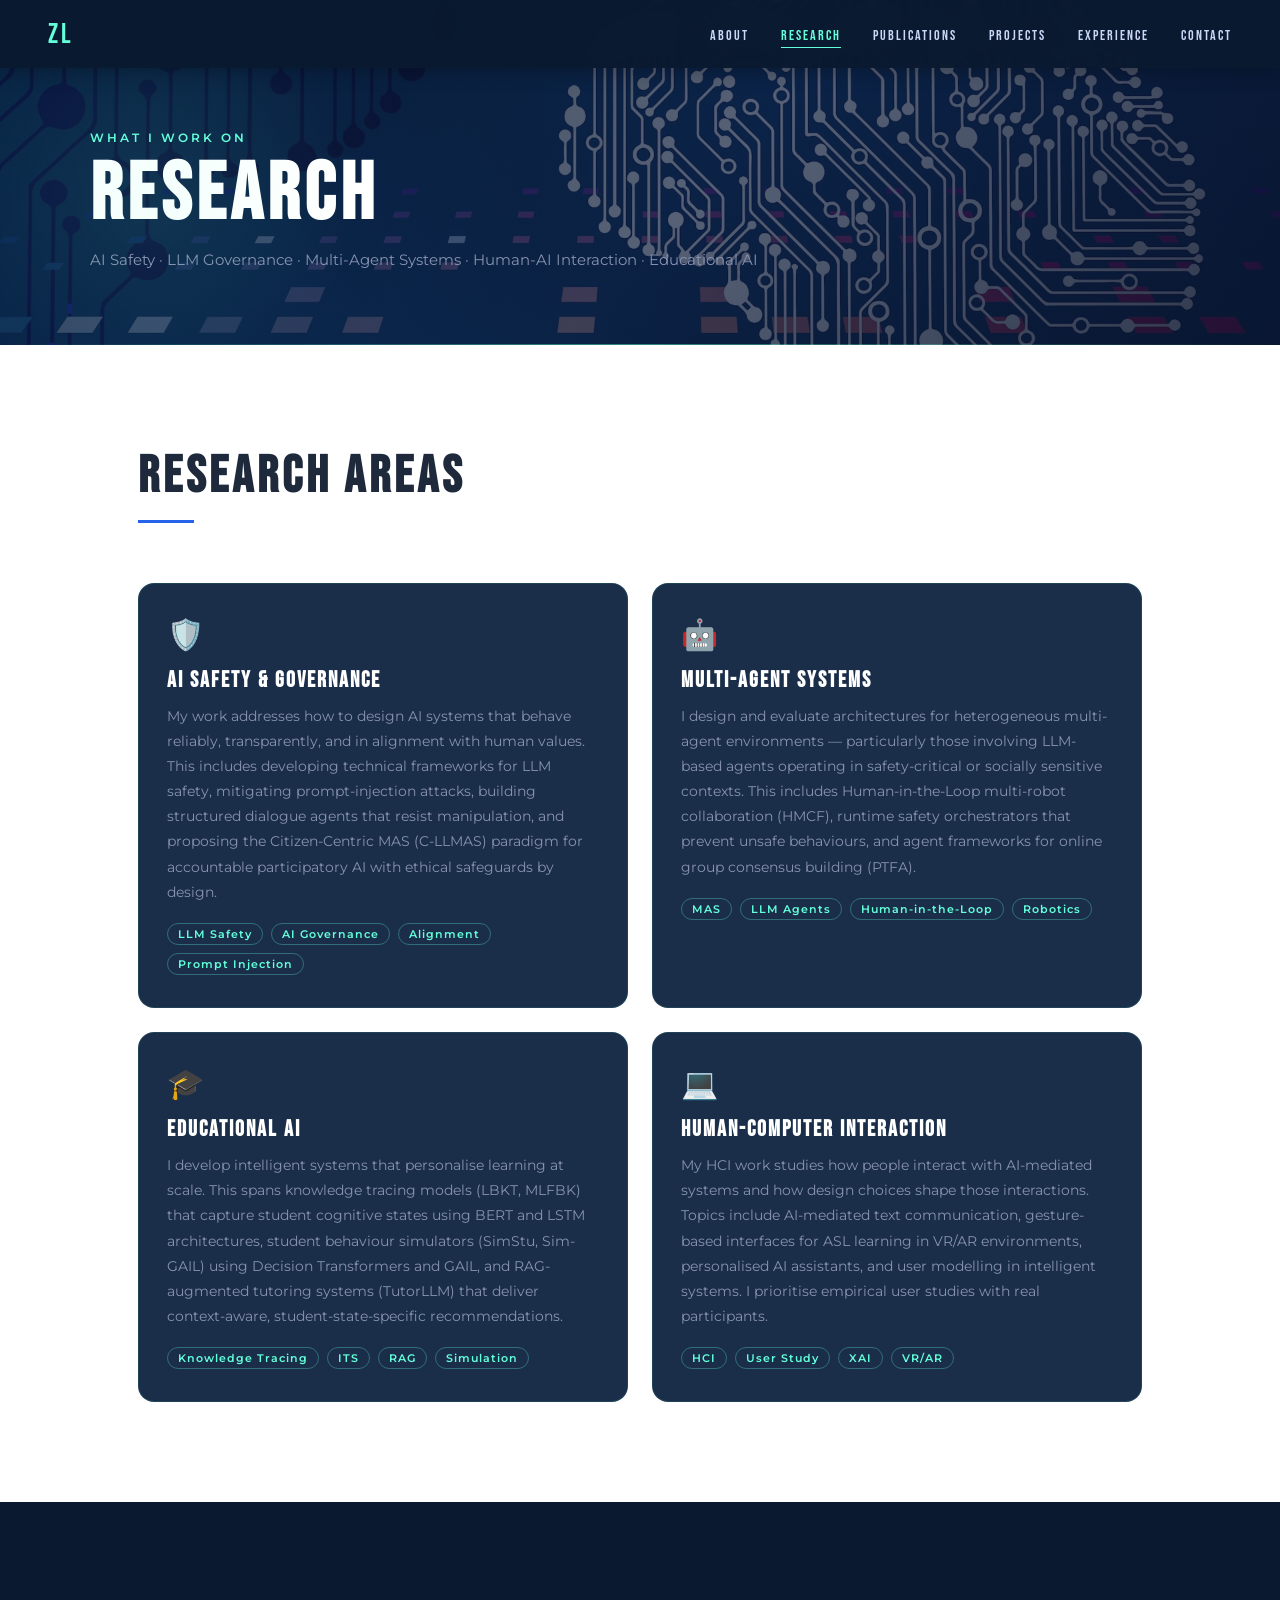
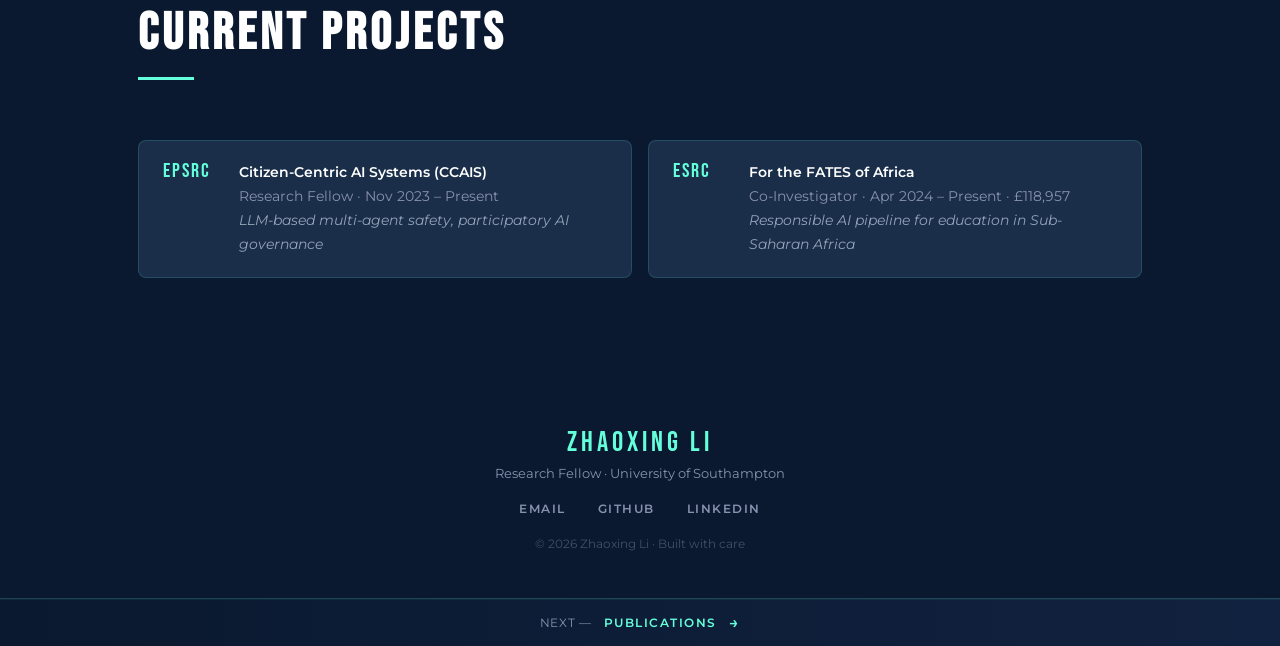
<file: research.html>
<!DOCTYPE html>
<html lang="en">
<head>
  <meta charset="UTF-8">
  <meta name="viewport" content="width=device-width, initial-scale=1.0">
  <title>Research | Zhaoxing Li · AI Safety &amp; Multi-Agent Systems</title>
  <meta name="description" content="Research by Zhaoxing Li on AI safety, LLM governance, multi-agent systems, knowledge tracing, and human–AI interaction at the University of Southampton.">
  <meta name="author" content="Zhaoxing Li">
  <meta name="robots" content="index, follow">
  <link rel="canonical" href="https://zhaoxing-li.github.io/research.html">
  <link rel="icon" type="image/svg+xml" href="/favicon.svg">
  <meta property="og:type" content="website">
  <meta property="og:site_name" content="Zhaoxing Li">
  <meta property="og:title" content="Research | Zhaoxing Li">
  <meta property="og:description" content="Research on AI safety, LLM governance, multi-agent systems, knowledge tracing, and human–AI interaction.">
  <meta property="og:url" content="https://zhaoxing-li.github.io/research.html">
  <meta property="og:image" content="https://zhaoxing-li.github.io/assets/images/profile.jpg">
  <meta property="og:locale" content="en_GB">
  <meta name="twitter:card" content="summary_large_image">
  <meta name="twitter:title" content="Research | Zhaoxing Li">
  <meta name="twitter:description" content="Research on AI safety, LLM governance, and multi-agent systems.">
  <meta name="twitter:image" content="https://zhaoxing-li.github.io/assets/images/profile.jpg">
  <link rel="preconnect" href="https://fonts.googleapis.com">
  <link rel="preconnect" href="https://fonts.gstatic.com" crossorigin>
  <link href="https://fonts.googleapis.com/css2?family=Bebas+Neue&family=Montserrat:ital,wght@0,300;0,400;0,500;0,600;0,700;1,400&family=Playfair+Display:ital,wght@0,400;0,600;1,400&display=swap" rel="stylesheet">
  <link rel="stylesheet" href="style.css">
</head>
<body>

  <nav id="navbar" class="scrolled">
    <a href="index.html" class="nav-brand">ZL</a>
    <ul class="nav-links" id="nav-links">
      <li><a href="about.html">ABOUT</a></li>
      <li><a href="research.html">RESEARCH</a></li>
      <li><a href="publications.html">PUBLICATIONS</a></li>
      <li><a href="projects.html">PROJECTS</a></li>
      <li><a href="experience.html">EXPERIENCE</a></li>
      <li><a href="contact.html">CONTACT</a></li>
    </ul>
    <button class="hamburger" id="hamburger" aria-label="Menu">
      <span></span><span></span><span></span>
    </button>
  </nav>

  <div class="page-hero ph-research">
    <div class="page-hero-inner">
      <p class="page-hero-label">What I work on</p>
      <h1 class="page-hero-title">RESEARCH</h1>
      <p class="page-hero-sub">AI Safety · LLM Governance · Multi-Agent Systems · Human-AI Interaction · Educational AI</p>
    </div>
  </div>

  <section class="section-white">
    <div class="container">
      <h2 class="section-heading reveal">RESEARCH AREAS</h2>
      <div class="research-grid">
        <div class="research-card reveal" style="--delay:0ms">
          <div class="rc-icon">🛡️</div>
          <h3>AI Safety & Governance</h3>
          <p>My work addresses how to design AI systems that behave reliably, transparently, and in alignment with human values. This includes developing technical frameworks for LLM safety, mitigating prompt-injection attacks, building structured dialogue agents that resist manipulation, and proposing the Citizen-Centric MAS (C-LLMAS) paradigm for accountable participatory AI with ethical safeguards by design.</p>
          <div class="rc-tags"><span>LLM Safety</span><span>AI Governance</span><span>Alignment</span><span>Prompt Injection</span></div>
        </div>
        <div class="research-card reveal" style="--delay:100ms">
          <div class="rc-icon">🤖</div>
          <h3>Multi-Agent Systems</h3>
          <p>I design and evaluate architectures for heterogeneous multi-agent environments — particularly those involving LLM-based agents operating in safety-critical or socially sensitive contexts. This includes Human-in-the-Loop multi-robot collaboration (HMCF), runtime safety orchestrators that prevent unsafe behaviours, and agent frameworks for online group consensus building (PTFA).</p>
          <div class="rc-tags"><span>MAS</span><span>LLM Agents</span><span>Human-in-the-Loop</span><span>Robotics</span></div>
        </div>
        <div class="research-card reveal" style="--delay:200ms">
          <div class="rc-icon">🎓</div>
          <h3>Educational AI</h3>
          <p>I develop intelligent systems that personalise learning at scale. This spans knowledge tracing models (LBKT, MLFBK) that capture student cognitive states using BERT and LSTM architectures, student behaviour simulators (SimStu, Sim-GAIL) using Decision Transformers and GAIL, and RAG-augmented tutoring systems (TutorLLM) that deliver context-aware, student-state-specific recommendations.</p>
          <div class="rc-tags"><span>Knowledge Tracing</span><span>ITS</span><span>RAG</span><span>Simulation</span></div>
        </div>
        <div class="research-card reveal" style="--delay:300ms">
          <div class="rc-icon">💻</div>
          <h3>Human-Computer Interaction</h3>
          <p>My HCI work studies how people interact with AI-mediated systems and how design choices shape those interactions. Topics include AI-mediated text communication, gesture-based interfaces for ASL learning in VR/AR environments, personalised AI assistants, and user modelling in intelligent systems. I prioritise empirical user studies with real participants.</p>
          <div class="rc-tags"><span>HCI</span><span>User Study</span><span>XAI</span><span>VR/AR</span></div>
        </div>
      </div>
    </div>
  </section>

  <section class="section-navy">
    <div class="container">
      <h2 class="section-heading light reveal">CURRENT PROJECTS</h2>
      <div class="awards-grid">
        <div class="award-card reveal" style="--delay:0ms;background:var(--navy-card);border-color:rgba(100,255,218,0.15)">
          <span class="award-year" style="color:var(--teal);font-size:20px;min-width:56px">EPSRC</span>
          <div class="award-info" style="color:var(--text-muted)">
            <strong style="color:var(--white)">Citizen-Centric AI Systems (CCAIS)</strong><br>
            Research Fellow · Nov 2023 – Present<br>
            <em>LLM-based multi-agent safety, participatory AI governance</em>
          </div>
        </div>
        <div class="award-card reveal" style="--delay:100ms;background:var(--navy-card);border-color:rgba(100,255,218,0.15)">
          <span class="award-year" style="color:var(--teal);font-size:20px;min-width:56px">ESRC</span>
          <div class="award-info" style="color:var(--text-muted)">
            <strong style="color:var(--white)">For the FATES of Africa</strong><br>
            Co-Investigator · Apr 2024 – Present · £118,957<br>
            <em>Responsible AI pipeline for education in Sub-Saharan Africa</em>
          </div>
        </div>
      </div>
    </div>
  </section>

  <footer>
    <div class="footer-inner">
      <p class="footer-name">ZHAOXING LI</p>
      <p class="footer-role">Research Fellow · University of Southampton</p>
      <div class="footer-links">
        <a href="mailto:zhaoxing.li@soton.ac.uk">Email</a>
        <a href="https://github.com/Zhaoxing-Li" target="_blank">GitHub</a>
        <a href="https://linkedin.com/in/zhaoxing-li-194032170" target="_blank">LinkedIn</a>
      </div>
      <p class="footer-copy">© 2026 Zhaoxing Li · Built with care</p>
    </div>
  </footer>
  <script src="script.js"></script>
</body>
</html>
</file>
<file: style.css>
/* ═══════════════════════════════════════════════════
   ZHAOXING LI — Personal Homepage
   Style: Madeline Eppley clean academic + tech animations
   Palette: Navy hero / White body / Electric blue accent
   ═══════════════════════════════════════════════════ */

/* ── Variables ── */
:root {
  --navy:        #0a192f;
  --navy-light:  #112240;
  --navy-card:   #1a2e4a;
  --teal:        #64ffda;
  --blue:        #2563eb;
  --blue-light:  #3b82f6;
  --white:       #ffffff;
  --off-white:   #f8fafc;
  --light-gray:  #f1f5f9;
  --text-dark:   #1e293b;
  --text-mid:    #475569;
  --text-light:  #94a3b8;
  --text-navy:   #ccd6f6;
  --text-muted:  #8892b0;
  --border:      #e2e8f0;
  --font-title:  'Bebas Neue', sans-serif;
  --font-body:   'Montserrat', sans-serif;
  --font-serif:  'Playfair Display', serif;
  --radius:      8px;
  --radius-lg:   16px;
  --shadow:      0 4px 24px rgba(0,0,0,0.08);
  --shadow-lg:   0 12px 48px rgba(0,0,0,0.14);
  --transition:  0.3s cubic-bezier(0.4, 0, 0.2, 1);
}

/* ── Reset ── */
*, *::before, *::after { box-sizing: border-box; margin: 0; padding: 0; }
html { scroll-behavior: smooth; font-size: 16px; }
body {
  font-family: var(--font-body); color: var(--text-dark);
  background: var(--white); overflow-x: hidden;
  animation: pageFadeIn 0.45s ease both;
}
@keyframes pageFadeIn {
  from { opacity: 0; transform: translateY(10px); }
  to   { opacity: 1; transform: translateY(0); }
}
a { text-decoration: none; color: inherit; }
ul { list-style: none; }
img { max-width: 100%; display: block; }
strong { font-weight: 600; }

/* ══════════════════════════════════════════════════
   NAVIGATION
══════════════════════════════════════════════════ */
#navbar {
  position: fixed; top: 0; left: 0; right: 0; z-index: 1000;
  display: flex; align-items: center; justify-content: space-between;
  padding: 0 48px; height: 68px;
  background: transparent;
  transition: background var(--transition), box-shadow var(--transition);
}
#navbar.scrolled {
  background: rgba(10,25,47,0.96);
  backdrop-filter: blur(12px);
  box-shadow: 0 2px 20px rgba(0,0,0,0.3);
}
.nav-brand {
  font-family: var(--font-title);
  font-size: 28px; letter-spacing: 3px;
  color: var(--teal);
  transition: opacity var(--transition);
}
.nav-brand:hover { opacity: 0.7; }
.nav-links { display: flex; align-items: center; gap: 32px; }
.nav-links a {
  font-family: var(--font-title);
  font-size: 14px; letter-spacing: 2px;
  color: var(--text-navy);
  position: relative;
  transition: color var(--transition);
}
.nav-links a::after {
  content: ''; position: absolute; bottom: -4px; left: 0;
  width: 0; height: 1px; background: var(--teal);
  transition: width var(--transition);
}
.nav-links a:hover { color: var(--teal); }
.nav-links a:hover::after { width: 100%; }
.nav-cv {
  border: 1px solid var(--teal) !important;
  color: var(--teal) !important;
  padding: 6px 14px; border-radius: 4px;
  transition: background var(--transition) !important;
}
.nav-cv:hover { background: rgba(100,255,218,0.1) !important; }
.nav-cv::after { display: none !important; }
.nav-links a.active { color: var(--teal) !important; }
.nav-links a.active::after { width: 100% !important; }
.hamburger {
  display: none; flex-direction: column; gap: 5px;
  background: none; border: none; cursor: pointer; padding: 4px;
}
.hamburger span {
  display: block; width: 24px; height: 2px;
  background: var(--text-navy);
  transition: var(--transition);
}
.hamburger.open span:nth-child(1) { transform: rotate(45deg) translate(5px,5px); }
.hamburger.open span:nth-child(2) { opacity: 0; }
.hamburger.open span:nth-child(3) { transform: rotate(-45deg) translate(5px,-5px); }

/* ══════════════════════════════════════════════════
   PAGE HEADER (inner pages — compact navy banner)
══════════════════════════════════════════════════ */
.page-hero {
  padding: 130px 48px 72px;
  position: relative; overflow: hidden;
}

/* ── Per-page hero backgrounds ── */
/* About */
.page-hero.ph-about {
  background:
    linear-gradient(135deg, rgba(10,25,47,0.80) 0%, rgba(17,34,64,0.72) 60%, rgba(10,25,47,0.86) 100%),
    url('assets/images/bg-about.png') center/cover no-repeat;
}
/* Research — AI neural */
.page-hero.ph-research {
  background:
    linear-gradient(135deg, rgba(10,25,47,0.78) 0%, rgba(15,30,60,0.70) 55%, rgba(10,20,45,0.85) 100%),
    url('assets/images/bg-ai-neural.jpg') center 40%/cover no-repeat;
}
/* Publications — math/science blackboard */
.page-hero.ph-publications {
  background:
    linear-gradient(135deg, rgba(8,18,38,0.82) 0%, rgba(15,28,55,0.75) 60%, rgba(8,18,38,0.88) 100%),
    url('assets/images/bg-tech-blue.jpg') center/cover no-repeat;
}
/* Projects — deep purple-blue mesh */
.page-hero.ph-projects {
  background:
    linear-gradient(135deg, #0a192f 0%, #0f1f45 35%, #160f3a 65%, #0a1525 100%);
}
.page-hero.ph-projects::before {
  background:
    radial-gradient(ellipse at 20% 50%, rgba(100,255,218,0.07) 0%, transparent 55%),
    radial-gradient(ellipse at 80% 20%, rgba(99,102,241,0.10) 0%, transparent 55%);
}
/* Experience — amber-navy professional */
.page-hero.ph-experience {
  background:
    linear-gradient(135deg, #0a192f 0%, #12213d 40%, #1a1a2e 75%, #0a192f 100%);
}
.page-hero.ph-experience::before {
  background:
    radial-gradient(ellipse at 75% 60%, rgba(245,158,11,0.08) 0%, transparent 55%),
    radial-gradient(ellipse at 15% 30%, rgba(100,255,218,0.06) 0%, transparent 50%);
}
/* Contact — minimal teal glow */
.page-hero.ph-contact {
  background:
    linear-gradient(150deg, #071526 0%, #0d1f3c 45%, #071526 100%);
}
.page-hero.ph-contact::before {
  background:
    radial-gradient(ellipse at 50% 120%, rgba(100,255,218,0.12) 0%, transparent 60%);
}
/* subtle teal vignette glow at bottom-left */
.page-hero::before {
  content: ''; position: absolute;
  bottom: -60px; left: -60px;
  width: 420px; height: 420px;
  background: radial-gradient(circle, rgba(100,255,218,0.08) 0%, transparent 70%);
  pointer-events: none;
}
.page-hero::after {
  content: ''; position: absolute;
  bottom: 0; left: 0; right: 0; height: 1px;
  background: linear-gradient(90deg, transparent, var(--teal), transparent);
  opacity: 0.45;
}
.page-hero-inner { max-width: 1100px; margin: 0 auto; }
.page-hero-label {
  font-size: 12px; font-weight: 600; letter-spacing: 3px;
  color: var(--teal); text-transform: uppercase;
  margin-bottom: 10px;
}
.page-hero-title {
  font-family: var(--font-title);
  font-size: clamp(48px, 7vw, 80px);
  letter-spacing: 5px; color: var(--white);
  line-height: 1;
}
.page-hero-sub {
  font-size: 15px; color: var(--text-muted);
  margin-top: 12px; line-height: 1.7;
}

/* ══════════════════════════════════════════════════
   HERO
══════════════════════════════════════════════════ */
#hero {
  position: relative; min-height: 100vh;
  display: flex; align-items: center; justify-content: center;
  background: var(--navy);
  /*
    To use a photo background instead, replace above with:
    background: linear-gradient(rgba(10,25,47,0.88),rgba(10,25,47,0.88)),
                url('assets/images/bg-ai-neural.jpg') center/cover no-repeat;
    Other options: bg-tech-blue.jpg  |  bg-circuit.jpg
  */
  overflow: hidden;
}
#particle-canvas {
  position: absolute; inset: 0;
  width: 100%; height: 100%;
  pointer-events: none; z-index: 1;
}
.hero-inner {
  position: relative; z-index: 2;
  display: flex; align-items: center; gap: 80px;
  max-width: 1100px; width: 100%;
  padding: 120px 48px 80px;
}

/* Hero text */
.hero-text { flex: 1; }
.hero-greeting {
  font-size: 16px; font-weight: 400;
  color: var(--teal); letter-spacing: 2px;
  margin-bottom: 8px;
}
.hero-name {
  font-family: var(--font-title);
  font-size: clamp(58px, 8vw, 96px);
  line-height: 0.95; letter-spacing: 4px;
  color: var(--white); margin-bottom: 20px;
}
.hero-typing {
  font-size: 17px; font-weight: 500;
  color: var(--text-navy);
  min-height: 26px; margin-bottom: 14px;
}
.caret {
  display: inline-block; color: var(--teal);
  animation: blink 1s step-end infinite;
}
@keyframes blink { 0%,100%{opacity:1} 50%{opacity:0} }
.hero-tagline {
  font-size: 13px; color: var(--text-muted);
  line-height: 1.9; margin-bottom: 28px;
}

/* Stats */
.hero-stats {
  display: flex; align-items: center;
  margin-bottom: 32px;
}
.stat-item { text-align: center; padding: 0 28px; }
.stat-item:first-child { padding-left: 0; }
.stat-n {
  display: block; font-family: var(--font-title);
  font-size: 36px; letter-spacing: 2px; color: var(--teal);
}
.stat-l {
  display: block; font-size: 10px; font-weight: 600;
  color: var(--text-muted); letter-spacing: 2px; text-transform: uppercase;
}
.stat-divider { width: 1px; height: 40px; background: rgba(100,255,218,0.2); }

/* Buttons */
.hero-cta { display: flex; gap: 16px; flex-wrap: wrap; margin-bottom: 36px; }
.btn-primary {
  padding: 12px 28px; background: var(--teal); color: var(--navy);
  font-family: var(--font-body); font-weight: 700;
  font-size: 13px; letter-spacing: 1px; border-radius: 4px;
  transition: transform var(--transition), box-shadow var(--transition);
}
.btn-primary:hover { transform: translateY(-2px); box-shadow: 0 8px 24px rgba(100,255,218,0.3); }
.btn-ghost {
  padding: 12px 28px; border: 1px solid var(--teal); color: var(--teal);
  font-family: var(--font-body); font-weight: 600;
  font-size: 13px; letter-spacing: 1px; border-radius: 4px;
  transition: background var(--transition);
}
.btn-ghost:hover { background: rgba(100,255,218,0.1); }

/* Socials */
.hero-socials { display: flex; gap: 18px; }
.hero-socials a {
  display: flex; align-items: center; justify-content: center;
  width: 38px; height: 38px; color: var(--text-muted);
  transition: color var(--transition), transform var(--transition);
}
.hero-socials a:hover { color: var(--teal); transform: translateY(-3px); }
.hero-socials svg { width: 20px; height: 20px; }

/* Photo */
.hero-photo { position: relative; flex-shrink: 0; }
.photo-frame {
  width: 280px; height: 280px;
  border-radius: var(--radius-lg); overflow: hidden;
  border: 2px solid rgba(100,255,218,0.3);
  position: relative; z-index: 1;
}
.photo-frame img { width: 100%; height: 100%; object-fit: cover; }
.photo-placeholder {
  width: 100%; height: 100%; background: var(--navy-card);
  display: flex; flex-direction: column;
  align-items: center; justify-content: center; gap: 12px;
}
.photo-initials {
  font-family: var(--font-title); font-size: 72px;
  letter-spacing: 4px; color: var(--teal); opacity: 0.5;
}
.photo-placeholder p { font-size: 12px; color: var(--text-muted); text-align: center; line-height: 1.6; }
.photo-glow {
  position: absolute; top: 14px; left: 14px;
  width: 280px; height: 280px;
  border-radius: var(--radius-lg);
  border: 2px solid var(--teal); z-index: 0;
  transition: transform var(--transition);
}
.hero-photo:hover .photo-glow { transform: translate(8px,8px); }

/* Scroll hint */
.hero-scroll-hint {
  position: absolute; bottom: 30px; left: 50%;
  transform: translateX(-50%);
  display: flex; flex-direction: column; align-items: center; gap: 8px; z-index: 2;
}
.hero-scroll-hint span { font-size: 10px; letter-spacing: 3px; color: var(--text-muted); }
.scroll-bar { width: 1px; height: 48px; background: rgba(148,163,184,0.2); position: relative; overflow: hidden; }
.scroll-dot {
  position: absolute; top: -8px; width: 1px; height: 8px; background: var(--teal);
  animation: scrollDown 1.8s ease-in-out infinite;
}
@keyframes scrollDown { 0%{top:-8px;opacity:1} 80%{top:48px;opacity:1} 100%{top:48px;opacity:0} }

/* ══════════════════════════════════════════════════
   SECTION BASES
══════════════════════════════════════════════════ */
.section-white      { background: var(--white); }
.section-navy       { background: var(--navy); }
.section-light-gray { background: var(--light-gray); }

.container { max-width: 1100px; margin: 0 auto; padding: 100px 48px; }

.section-heading {
  font-family: var(--font-title);
  font-size: clamp(34px, 4.5vw, 52px);
  letter-spacing: 4px; color: var(--text-dark);
  margin-bottom: 60px; position: relative;
}
.section-heading::after {
  content: ''; display: block; width: 56px; height: 3px;
  background: var(--blue); margin-top: 12px;
}
.section-heading.light { color: var(--white); }
.section-heading.light::after { background: var(--teal); }
.section-sub { font-size: 16px; color: var(--text-mid); margin-top: -44px; margin-bottom: 40px; }

/* Scroll reveal */
.reveal {
  opacity: 0; transform: translateY(28px);
  transition: opacity 0.65s ease, transform 0.65s ease;
  transition-delay: var(--delay, 0ms);
}
.reveal.visible { opacity: 1; transform: translateY(0); }

/* ══════════════════════════════════════════════════
   ABOUT
══════════════════════════════════════════════════ */
.about-grid { display: grid; grid-template-columns: 1fr 300px; gap: 64px; align-items: start; }
.about-main p { font-size: 16px; line-height: 1.9; color: var(--text-mid); margin-bottom: 20px; }
.about-lead { font-size: 18px !important; color: var(--text-dark) !important; font-weight: 500; }
.pull-quote {
  font-family: var(--font-serif); font-size: 19px; font-style: italic;
  color: var(--text-dark); line-height: 1.65;
  border-left: 3px solid var(--blue);
  padding: 10px 0 10px 24px; margin: 28px 0 0;
}
.info-card {
  padding: 18px 22px; border: 1px solid var(--border);
  border-radius: var(--radius); margin-bottom: 14px;
  transition: border-color var(--transition), transform var(--transition);
}
.info-card:hover { border-color: var(--blue); transform: translateX(4px); }
.info-card-label { font-size: 10px; font-weight: 700; letter-spacing: 2px; color: var(--blue); margin-bottom: 8px; }
.info-card p { font-size: 14px; line-height: 1.7; color: var(--text-mid); margin-bottom: 6px; }
.info-card p:last-child { margin-bottom: 0; }

/* ══════════════════════════════════════════════════
   RESEARCH
══════════════════════════════════════════════════ */
.research-grid { display: grid; grid-template-columns: repeat(2,1fr); gap: 24px; }
.research-card {
  background: var(--navy-card);
  border: 1px solid rgba(100,255,218,0.1);
  border-radius: var(--radius-lg); padding: 32px 28px;
  transition: border-color var(--transition), transform var(--transition), box-shadow var(--transition);
  transition-delay: var(--delay, 0ms);
}
.research-card:hover { border-color: rgba(100,255,218,0.4); transform: translateY(-6px); box-shadow: 0 20px 40px rgba(0,0,0,0.3); }
.rc-icon { font-size: 30px; margin-bottom: 14px; }
.research-card h3 { font-family: var(--font-title); font-size: 22px; letter-spacing: 2px; color: var(--white); margin-bottom: 10px; }
.research-card p { font-size: 14px; line-height: 1.8; color: var(--text-muted); }
.rc-tags { display: flex; flex-wrap: wrap; gap: 8px; margin-top: 18px; }
.rc-tags span { font-size: 11px; font-weight: 600; letter-spacing: 1px; color: var(--teal); border: 1px solid rgba(100,255,218,0.3); padding: 3px 10px; border-radius: 20px; }

/* ══════════════════════════════════════════════════
   PUBLICATIONS
══════════════════════════════════════════════════ */
.pub-filters { display: flex; flex-wrap: wrap; gap: 10px; margin-bottom: 40px; }
.f-btn {
  font-family: var(--font-body); font-size: 12px; font-weight: 600;
  letter-spacing: 1px; padding: 7px 18px; border-radius: 24px;
  border: 1px solid var(--border); background: transparent; color: var(--text-mid);
  cursor: pointer; transition: all var(--transition);
}
.f-btn:hover, .f-btn.active { background: var(--blue); color: var(--white); border-color: var(--blue); }
.pub-list { display: flex; flex-direction: column; }
.pub-item {
  display: flex; gap: 20px; align-items: flex-start;
  padding: 22px 0; border-bottom: 1px solid var(--border);
  transition: opacity 0.35s, transform 0.35s;
}
.pub-item:first-child { border-top: 1px solid var(--border); }
.pub-item.hidden { display: none; }
.pub-meta { display: flex; flex-direction: column; align-items: center; gap: 6px; min-width: 90px; padding-top: 2px; }
.pub-badge { font-size: 10px; font-weight: 700; letter-spacing: 0.5px; padding: 3px 8px; border-radius: 3px; text-transform: uppercase; }
.pub-badge.j { background: #dbeafe; color: #1d4ed8; }
.pub-badge.c { background: #d1fae5; color: #065f46; }
.pub-year { font-size: 11px; font-weight: 600; color: var(--text-light); letter-spacing: 1px; }
.pub-body { flex: 1; }
.pub-body h4 { font-size: 15px; font-weight: 600; line-height: 1.5; color: var(--text-dark); margin-bottom: 5px; transition: color var(--transition); }
.pub-item:hover .pub-body h4 { color: var(--blue); }
.pub-authors { font-size: 13px; color: var(--text-mid); margin-bottom: 4px; }
.pub-venue { font-size: 12px; color: var(--text-light); font-style: italic; }
.pub-if { font-style: normal; font-weight: 600; color: var(--blue); margin-left: 8px; }
.pub-note { margin-top: 32px; font-size: 14px; color: var(--text-mid); text-align: center; }
.pub-note a { color: var(--blue); border-bottom: 1px solid currentColor; }

/* ══════════════════════════════════════════════════
   PROJECTS
══════════════════════════════════════════════════ */
.projects-grid { display: grid; grid-template-columns: repeat(3,1fr); gap: 24px; }
.project-card {
  background: var(--navy-card); border: 1px solid rgba(100,255,218,0.08);
  border-radius: var(--radius-lg); padding: 28px 24px;
  display: flex; flex-direction: column;
  transition: border-color var(--transition), transform var(--transition), box-shadow var(--transition);
  transition-delay: var(--delay, 0ms);
}
.project-card:hover { border-color: rgba(100,255,218,0.35); transform: translateY(-8px); box-shadow: 0 24px 48px rgba(0,0,0,0.35); }
.pc-top { display: flex; justify-content: space-between; align-items: center; margin-bottom: 14px; }
.pc-tag { font-size: 11px; font-weight: 600; letter-spacing: 1px; color: var(--teal); text-transform: uppercase; }
.pc-status { font-size: 11px; font-weight: 600; color: #34d399; display: flex; align-items: center; gap: 5px; }
.active-dot::before {
  content: ''; display: inline-block; width: 6px; height: 6px;
  border-radius: 50%; background: #34d399;
  animation: pulse 2s ease-in-out infinite;
}
@keyframes pulse { 0%,100%{opacity:1} 50%{opacity:0.35} }
.project-card h3 { font-family: var(--font-title); font-size: 20px; letter-spacing: 1.5px; color: var(--white); margin-bottom: 12px; }
.project-card p { font-size: 13px; line-height: 1.8; color: var(--text-muted); flex: 1; margin-bottom: 20px; }
.pc-tech { display: flex; flex-wrap: wrap; gap: 7px; }
.pc-tech span { font-size: 10px; font-weight: 600; background: rgba(37,99,235,0.18); color: var(--blue-light); padding: 3px 10px; border-radius: 20px; }

/* ══════════════════════════════════════════════════
   TIMELINE
══════════════════════════════════════════════════ */
.timeline { position: relative; padding-left: 44px; }
.timeline::before { content: ''; position: absolute; left: 7px; top: 8px; bottom: 0; width: 2px; background: var(--border); }
.tl-item { position: relative; margin-bottom: 44px; transition-delay: var(--delay, 0ms); }
.tl-item:last-child { margin-bottom: 0; }
.tl-dot {
  position: absolute; left: -40px; top: 6px;
  width: 14px; height: 14px; border-radius: 50%;
  background: var(--white); border: 3px solid var(--blue);
  transition: background var(--transition); z-index: 1;
}
.tl-item:hover .tl-dot { background: var(--blue); }
.tl-date { font-size: 11px; font-weight: 700; letter-spacing: 1.5px; color: var(--blue); text-transform: uppercase; margin-bottom: 6px; }
.tl-body {
  background: var(--off-white); border: 1px solid var(--border);
  border-radius: var(--radius); padding: 20px 24px;
  transition: border-color var(--transition), transform var(--transition);
}
.tl-item:hover .tl-body { border-color: var(--blue); transform: translateX(4px); }
.tl-body h3 { font-size: 16px; font-weight: 700; color: var(--text-dark); margin-bottom: 2px; }
.tl-body h4 { font-size: 13px; font-weight: 500; color: var(--text-mid); margin-bottom: 10px; }
.tl-body p { font-size: 14px; line-height: 1.8; color: var(--text-mid); }
.tl-tags { display: flex; flex-wrap: wrap; gap: 8px; margin-top: 12px; }
.tl-tags span { font-size: 11px; font-weight: 600; color: var(--blue); background: #dbeafe; padding: 2px 10px; border-radius: 20px; }

/* ══════════════════════════════════════════════════
   AWARDS
══════════════════════════════════════════════════ */
.awards-grid { display: grid; grid-template-columns: repeat(2,1fr); gap: 16px; }
.award-card {
  display: flex; gap: 20px; align-items: flex-start;
  background: var(--white); border: 1px solid var(--border);
  border-radius: var(--radius); padding: 20px 24px;
  transition: border-color var(--transition), transform var(--transition), box-shadow var(--transition);
  transition-delay: var(--delay, 0ms);
}
.award-card:hover { border-color: var(--blue); transform: translateY(-3px); box-shadow: var(--shadow); }
.award-year { font-family: var(--font-title); font-size: 28px; letter-spacing: 2px; color: var(--blue); flex-shrink: 0; line-height: 1; }
.award-info { font-size: 14px; line-height: 1.7; color: var(--text-mid); }
.award-info strong { color: var(--text-dark); }
.award-info em { color: var(--text-light); }

/* ══════════════════════════════════════════════════
   PATENTS
══════════════════════════════════════════════════ */
.patents-list { display: flex; flex-direction: column; gap: 0; }
.patent-item {
  display: flex; align-items: center; gap: 24px;
  padding: 18px 0; border-bottom: 1px solid var(--border);
  transition-delay: var(--delay, 0ms);
}
.patent-item:first-child { border-top: 1px solid var(--border); }
.patent-num {
  font-family: var(--font-body); font-size: 11px; font-weight: 700;
  letter-spacing: 1px; color: var(--blue); min-width: 130px;
  background: #dbeafe; padding: 4px 10px; border-radius: 4px;
  flex-shrink: 0;
}
.patent-body { flex: 1; font-size: 15px; color: var(--text-dark); }
.patent-year {
  font-size: 12px; font-weight: 600; color: var(--text-light);
  margin-left: 12px; letter-spacing: 1px;
}
@media (max-width: 640px) {
  .patent-item { flex-direction: column; align-items: flex-start; gap: 8px; }
}

/* ══════════════════════════════════════════════════
   ABOUT PHOTO (sidebar small version)
══════════════════════════════════════════════════ */
.about-photo-sm {
  width: 100%; aspect-ratio: 1;
  border-radius: var(--radius-lg); overflow: hidden;
  border: 2px solid rgba(37,99,235,0.25);
  margin-bottom: 20px;
  box-shadow: var(--shadow);
}
.about-photo-sm img { width: 100%; height: 100%; object-fit: cover; }

/* ══════════════════════════════════════════════════
   CONTACT
══════════════════════════════════════════════════ */
.contact-intro { font-size: 17px; line-height: 1.9; color: var(--text-mid); max-width: 680px; margin-bottom: 56px; }
.contact-grid { display: grid; grid-template-columns: repeat(2, 1fr); gap: 20px; margin-bottom: 56px; }
.contact-card {
  display: flex; flex-direction: column; align-items: flex-start;
  padding: 28px 28px; border: 1px solid var(--border);
  border-radius: var(--radius-lg); text-align: left;
  color: inherit;
  transition: border-color var(--transition), transform var(--transition), box-shadow var(--transition);
}
.contact-card:hover { border-color: var(--blue); transform: translateY(-6px); box-shadow: var(--shadow-lg); }
.contact-icon {
  width: 52px; height: 52px; display: flex; align-items: center; justify-content: center;
  background: #dbeafe; border-radius: var(--radius);
  color: var(--blue); margin-bottom: 16px;
}
.contact-label { font-size: 10px; font-weight: 700; letter-spacing: 2px; color: var(--blue); text-transform: uppercase; margin-bottom: 6px; }
.contact-value { font-size: 15px; font-weight: 600; color: var(--text-dark); margin-bottom: 4px; }
.contact-sub { font-size: 13px; color: var(--text-light); }
.contact-location {
  display: flex; align-items: flex-start; gap: 14px;
  padding: 24px 28px; background: var(--light-gray);
  border-radius: var(--radius); border: 1px solid var(--border);
}
.location-pin { color: var(--blue); flex-shrink: 0; margin-top: 2px; }
.location-text { font-size: 14px; line-height: 1.8; color: var(--text-mid); }
.location-text strong { color: var(--text-dark); }

/* ══════════════════════════════════════════════════
   FOOTER
══════════════════════════════════════════════════ */
footer { background: var(--navy); padding: 48px 24px; text-align: center; }
.footer-name { font-family: var(--font-title); font-size: 28px; letter-spacing: 4px; color: var(--teal); margin-bottom: 6px; }
.footer-role { font-size: 13px; color: var(--text-muted); margin-bottom: 20px; }
.footer-links { display: flex; justify-content: center; gap: 32px; margin-bottom: 20px; }
.footer-links a { font-size: 12px; font-weight: 600; letter-spacing: 1.5px; color: var(--text-muted); text-transform: uppercase; transition: color var(--transition); }
.footer-links a:hover { color: var(--teal); }
.footer-copy { font-size: 12px; color: rgba(148,163,184,0.4); }

/* ══════════════════════════════════════════════════
   RESPONSIVE
══════════════════════════════════════════════════ */
@media (max-width: 1024px) {
  .projects-grid { grid-template-columns: repeat(2,1fr); }
}
@media (max-width: 900px) {
  #navbar { padding: 0 24px; }
  .nav-links {
    display: none; flex-direction: column; gap: 0;
    position: fixed; inset: 0; top: 68px;
    background: rgba(10,25,47,0.98); padding: 40px 24px; z-index: 999;
  }
  .nav-links.open { display: flex; }
  .nav-links a { font-size: 22px; padding: 16px 0; border-bottom: 1px solid rgba(255,255,255,0.06); }
  .hamburger { display: flex; }
  .hero-inner { flex-direction: column-reverse; gap: 40px; padding: 100px 24px 60px; text-align: center; }
  .hero-stats { justify-content: center; }
  .hero-cta, .hero-socials { justify-content: center; }
  .photo-frame, .photo-glow { width: 220px; height: 220px; }
  .about-grid { grid-template-columns: 1fr; }
  .research-grid { grid-template-columns: 1fr; }
  .awards-grid { grid-template-columns: 1fr; }
  .contact-links { grid-template-columns: 1fr; }
  .container { padding: 70px 24px; }
}
@media (max-width: 640px) {
  .projects-grid { grid-template-columns: 1fr; }
  .hero-name { font-size: 54px; }
  .stat-item { padding: 0 14px; }
}

/* ── Next-page navigation bar ── */
#next-page-bar {
  position: fixed;
  bottom: 0; left: 0; right: 0;
  background: linear-gradient(90deg, var(--navy) 0%, var(--navy-light) 100%);
  border-top: 1px solid rgba(100,255,218,0.25);
  color: var(--teal);
  display: flex;
  align-items: center;
  justify-content: center;
  gap: 0.75rem;
  padding: 0.85rem 2rem;
  font-family: var(--font-body);
  font-size: 0.78rem;
  font-weight: 600;
  letter-spacing: 0.12em;
  text-transform: uppercase;
  cursor: pointer;
  transform: translateY(100%);
  transition: transform 0.4s cubic-bezier(0.34, 1.56, 0.64, 1);
  z-index: 9000;
  user-select: none;
}
#next-page-bar.visible {
  transform: translateY(0);
}
#next-page-bar .npb-label {
  color: var(--text-muted);
  font-weight: 400;
  letter-spacing: 0.06em;
}
#next-page-bar .npb-name {
  color: var(--teal);
}
#next-page-bar .npb-arrow {
  font-size: 1rem;
  display: inline-block;
  transition: transform 0.2s ease;
}
#next-page-bar:hover .npb-arrow {
  transform: translateX(5px);
}
#next-page-bar .npb-progress {
  position: absolute;
  bottom: 0; left: 0;
  height: 2px;
  background: var(--teal);
  width: 0%;
  transition: width 0.8s linear;
}
#next-page-bar.counting .npb-progress {
  width: 100%;
}
</file>
